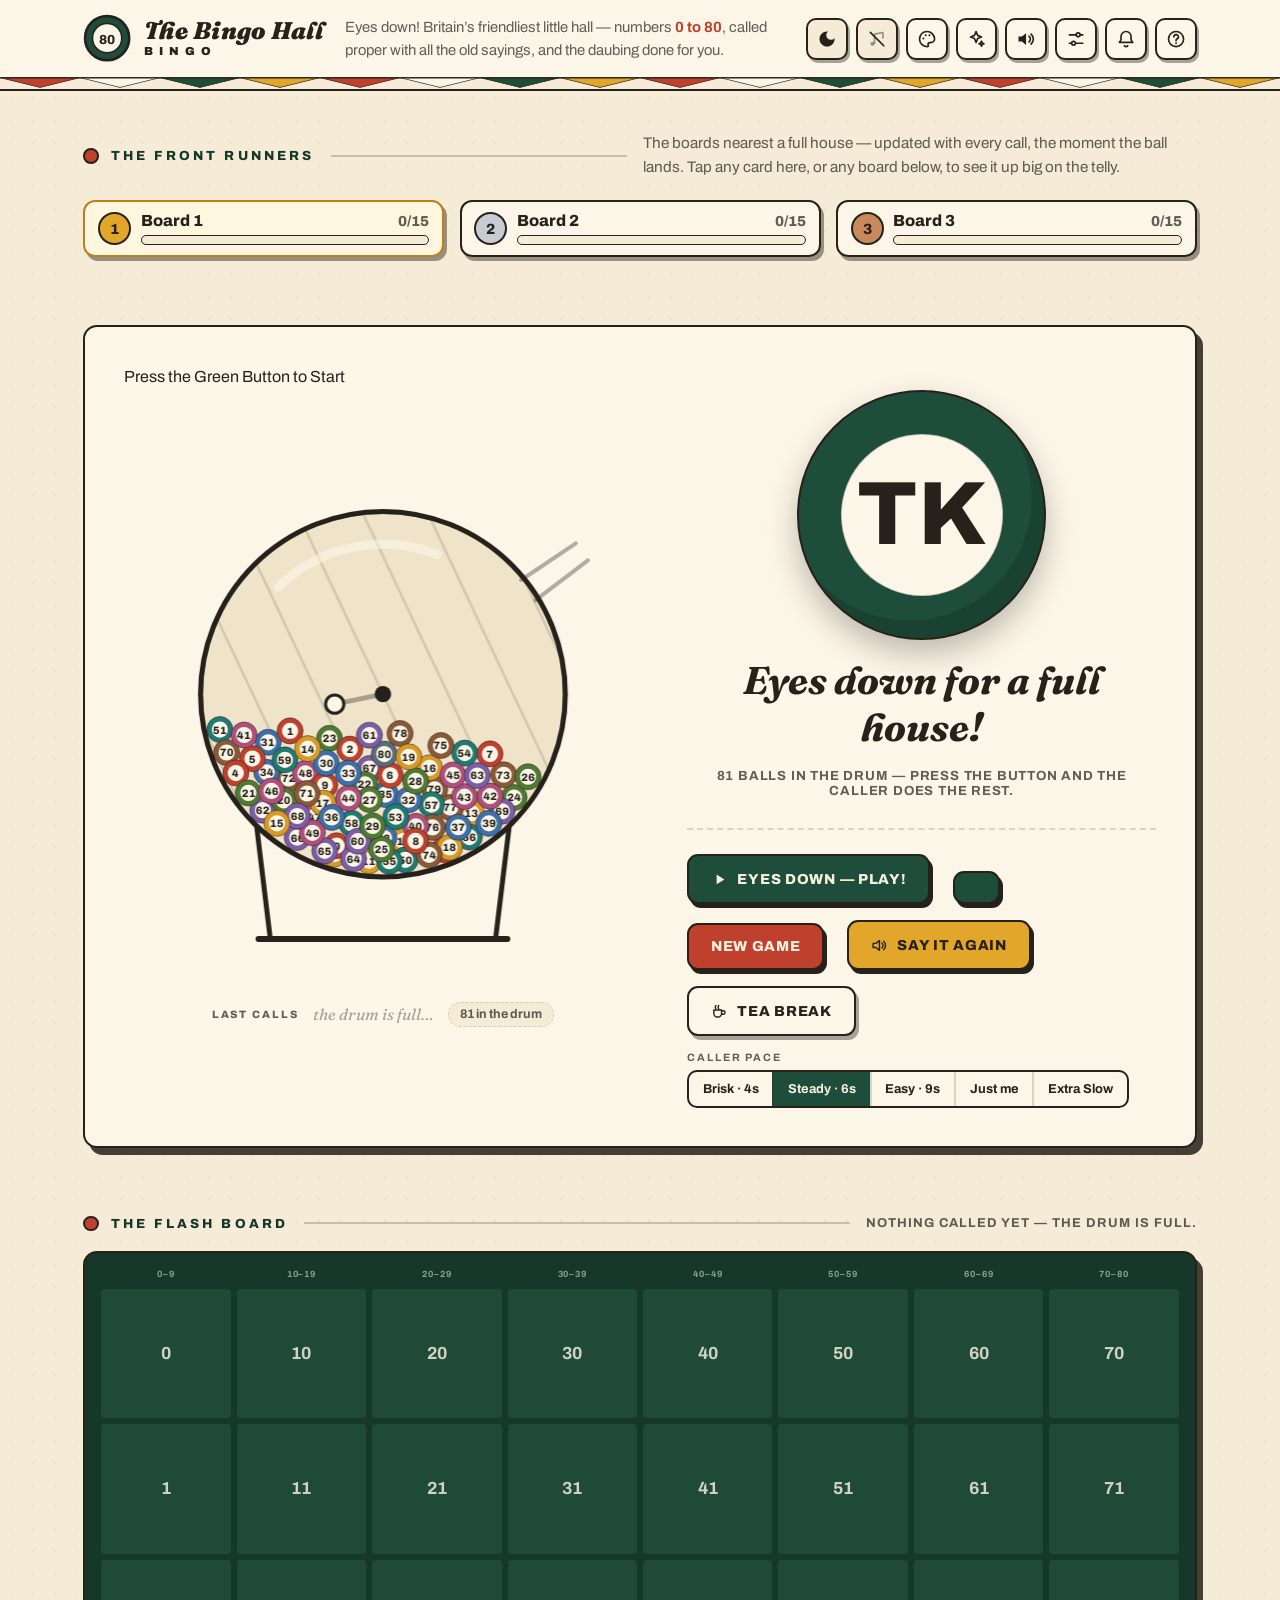
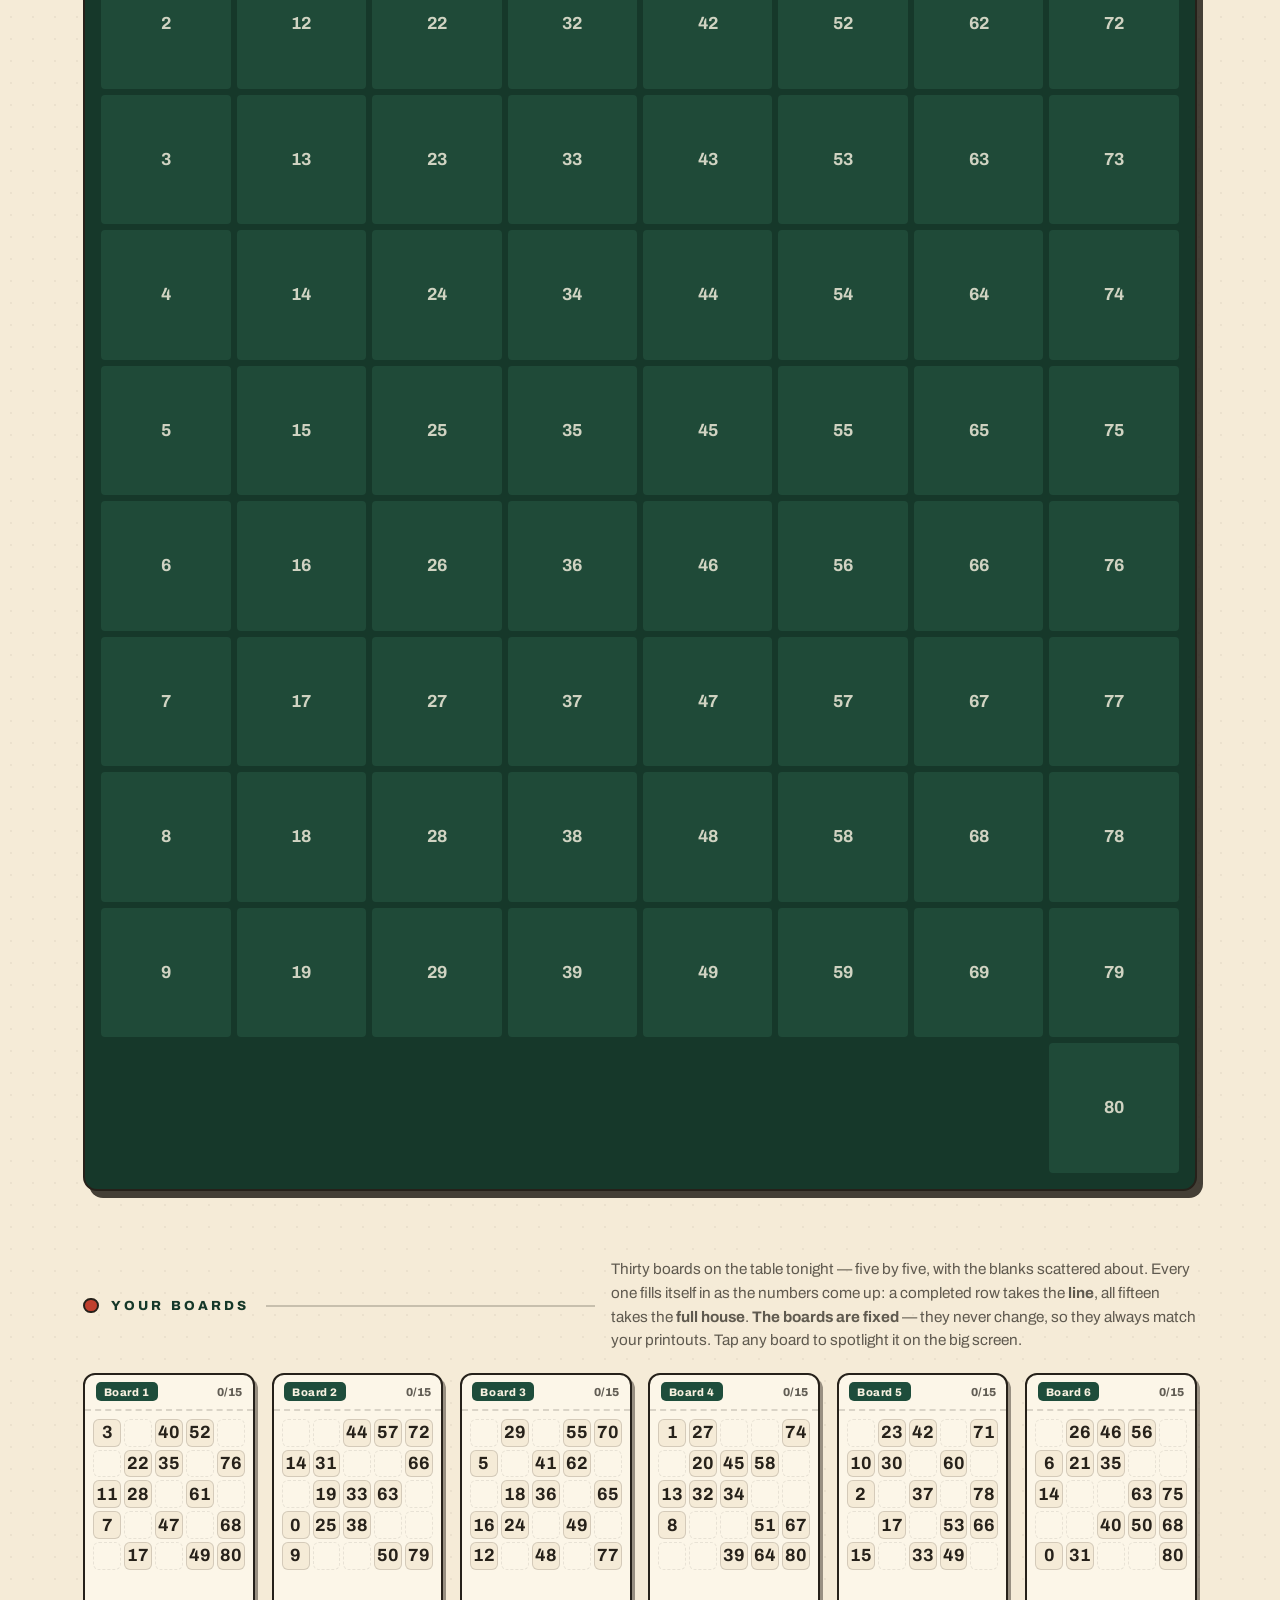
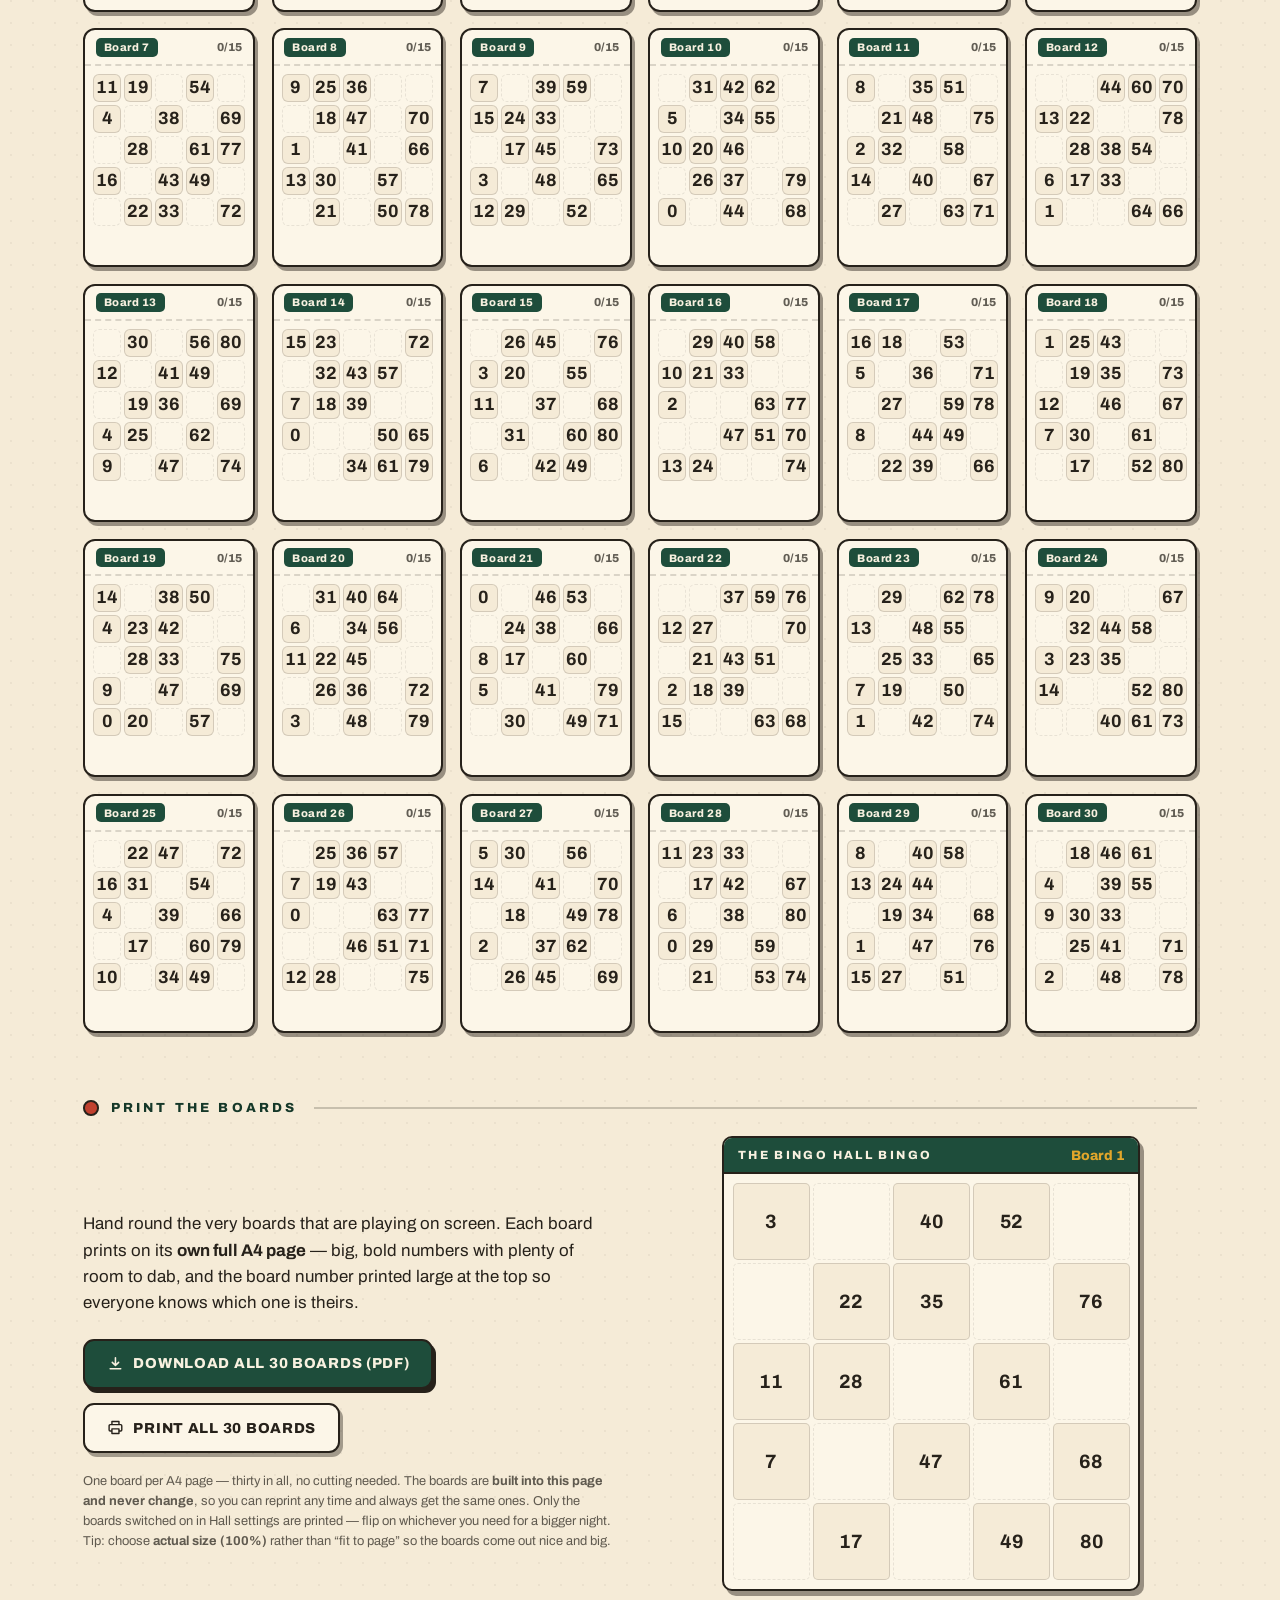
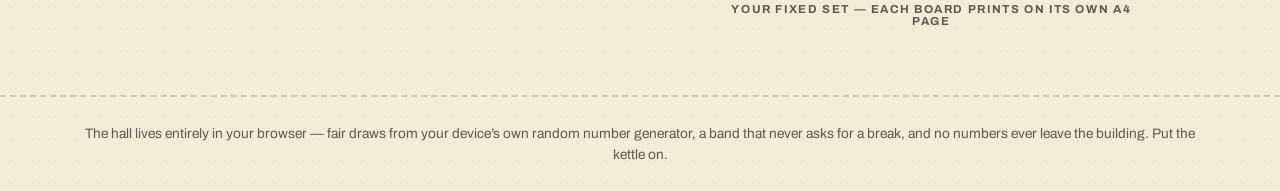
<file: index.html>
<!DOCTYPE html>
<html lang="en">
<head>
    <meta charset="UTF-8">
    <meta name="viewport" content="width=device-width, initial-scale=1.0">
    <link rel="stylesheet" href="style.css">
    <meta charset="UTF-8">
    <meta name="viewport" content="width=device-width, initial-scale=1">
    <meta name="description" content="A friendly UK bingo hall in your browser. Numbers 0–80, proper bingo calls, 30 fixed boards, classical favourites, party games, seasonal fun and more.">
    <meta name="theme-color" content="#F5EBD7">
    <title>Bingo — Eyes Down!</title>
    <link rel="icon" type="image/svg+xml" href="data:image/svg+xml,%3Csvg xmlns='http://www.w3.org/2000/svg' viewBox='0 0 48 48'%3E%3Ccircle cx='24' cy='24' r='22' fill='%231E4D3B' stroke='%2326211A' stroke-width='2.5'/%3E%3Ccircle cx='24' cy='24' r='14.5' fill='%23FCF6E8' stroke='%2326211A' stroke-width='1.5'/%3E%3Ctext x='24' y='30' text-anchor='middle' font-family='sans-serif' font-weight='800' font-size='16' fill='%2326211A'%3E80%3C/text%3E%3C/svg%3E">
    <link rel="preconnect" href="https://fonts.googleapis.com">
    <link rel="preconnect" href="https://fonts.gstatic.com" crossorigin="">
    <link href="https://fonts.googleapis.com/css2?family=Archivo:wght@400;600;700;800;900&amp;family=Fraunces:ital,opsz,wght@0,9..144,600..900;1,9..144,600..900&amp;display=swap" rel="stylesheet">
</head>
<body>
    <a class="skip-link" href="#stage">Skip to the game</a>
    <header class="topbar">
    <div class="wrap topbar-in">
    <div class="brand">
    <svg class="brand-badge" viewBox="0 0 48 48" role="img" aria-label="Bingo badge — the 80 ball">
    <circle cx="24" cy="24" r="22" fill="#1E4D3B" stroke="#26211A" stroke-width="2.5"></circle>
    <circle cx="24" cy="24" r="14.5" fill="#FCF6E8" stroke="#26211A" stroke-width="1.5"></circle>
    <text x="24" y="29.5" text-anchor="middle" font-family="Archivo, sans-serif" font-size="13" font-weight="800" fill="#26211A">80</text>
    </svg>
    <div class="brand-text">
    <span class="brand-top" id="brandName">The Bingo Hall</span>
    <span class="brand-bottom">Bingo</span>
    </div>
    </div>
    <p class="brand-tag" id="brandTag">Eyes down! Britain’s friendliest little hall — numbers <strong>0 to 80</strong>, called proper with all the old sayings, and the daubing done for you.</p>
    <div class="topbar-actions">
    <button id="musicBtn" class="icon-btn" aria-pressed="false" title="Background music" aria-label="Toggle background music">
    <svg class="ic-on" viewBox="0 0 24 24" aria-hidden="true"><path d="M9 17.5V6.2l10-2v11.3" fill="none" stroke="currentColor" stroke-width="2" stroke-linejoin="round"></path><circle cx="6.6" cy="17.6" r="2.5" fill="currentColor"></circle><circle cx="16.6" cy="15.6" r="2.5" fill="currentColor"></circle></svg>
    <svg class="ic-off" viewBox="0 0 24 24" aria-hidden="true"><path d="M9 17.5V6.2l10-2v7" fill="none" stroke="currentColor" stroke-width="2" stroke-linejoin="round" opacity=".45"></path><circle cx="6.6" cy="17.6" r="2.5" fill="currentColor" opacity=".45"></circle><path d="M4 4l16 16" stroke="currentColor" stroke-width="2" stroke-linecap="round"></path></svg>
    </button>
    <button id="themeBtn" class="icon-btn" title="Hall settings" aria-label="Hall settings" aria-haspopup="dialog" aria-expanded="false">
    <svg viewBox="0 0 24 24" aria-hidden="true" fill="none" stroke="currentColor" stroke-width="2" stroke-linecap="round" stroke-linejoin="round">
    <path d="M12 3a9 9 0 1 0 0 18c1.5 0 2-1 1.4-2.2-.6-1.2.2-2.6 1.6-2.6h1.5A4.5 4.5 0 0 0 21 11.7C20.6 6.9 16.8 3 12 3z"></path>
    <circle cx="7.6" cy="11.2" r="1.2" fill="currentColor" stroke="none"></circle><circle cx="10.4" cy="7.6" r="1.2" fill="currentColor" stroke="none"></circle><circle cx="14.8" cy="7.4" r="1.2" fill="currentColor" stroke="none"></circle>
    </svg>
    </button>
    <button id="actBtn" class="icon-btn" title="Activities" aria-label="Activities" aria-haspopup="dialog" aria-expanded="false">
    <svg viewBox="0 0 24 24" aria-hidden="true" fill="none" stroke="currentColor" stroke-width="2" stroke-linecap="round" stroke-linejoin="round">
    <path d="M12 3l1.9 4.6L18.5 9.5l-4.6 1.9L12 16l-1.9-4.6L5.5 9.5l4.6-1.9z"></path>
    <path d="M18.5 14.5l.9 2.1 2.1.9-2.1.9-.9 2.1-.9-2.1-2.1-.9 2.1-.9z"></path>
    </svg>
    </button>
    <button id="voiceBtn" class="icon-btn" aria-pressed="true" title="Caller voice on/off" aria-label="Toggle caller voice">
    <svg class="ic-on" viewBox="0 0 24 24" aria-hidden="true"><path d="M3 9v6h4l5 4V5L7 9H3z" fill="currentColor"></path><path d="M15.5 8.5a4.5 4.5 0 0 1 0 7M18 6a8 8 0 0 1 0 12" fill="none" stroke="currentColor" stroke-width="2" stroke-linecap="round"></path></svg>
    <svg class="ic-off" viewBox="0 0 24 24" aria-hidden="true"><path d="M3 9v6h4l5 4V5L7 9H3z" fill="currentColor" opacity=".45"></path><path d="M15 9l6 6M21 9l-6 6" stroke="currentColor" stroke-width="2" stroke-linecap="round"></path></svg>
    </button>
    <button id="voiceSettingsBtn" class="icon-btn" title="Caller voice settings" aria-label="Caller voice settings" aria-haspopup="dialog" aria-expanded="false">
    <svg viewBox="0 0 24 24" aria-hidden="true" fill="none" stroke="currentColor" stroke-width="2" stroke-linecap="round">
    <path d="M4 7h8M17.5 7H20M4 17h2.5M12 17h8"></path><circle cx="14.5" cy="7" r="2.3"></circle><circle cx="9" cy="17" r="2.3"></circle>
    </svg>
    </button>
    <button id="sfxBtn" class="icon-btn" aria-pressed="true" title="Sound effects" aria-label="Toggle sound effects">
    <svg class="ic-on" viewBox="0 0 24 24" aria-hidden="true" fill="none" stroke="currentColor" stroke-width="2" stroke-linejoin="round"><path d="M12 3a6 6 0 0 0-6 6v4l-2 3h16l-2-3V9a6 6 0 0 0-6-6z"></path><path d="M10 19a2 2 0 0 0 4 0"></path></svg>
    <svg class="ic-off" viewBox="0 0 24 24" aria-hidden="true" fill="none" stroke="currentColor" stroke-width="2" stroke-linejoin="round"><path d="M12 3a6 6 0 0 0-6 6v4l-2 3h16l-2-3V9a6 6 0 0 0-6-6z" opacity=".45"></path><path d="M10 19a2 2 0 0 0 4 0"></path><path d="M4 4l16 16" stroke-linecap="round"></path></svg>
    </button>
    <button id="helpBtn" class="icon-btn" title="How it works" aria-label="How it works">
    <svg viewBox="0 0 24 24" aria-hidden="true" fill="none" stroke="currentColor" stroke-width="2" stroke-linecap="round"><circle cx="12" cy="12" r="9"></circle><path d="M9.4 9.3a2.7 2.7 0 1 1 3.8 2.5c-.9.4-1.2 1-1.2 1.8v.3"></path><circle cx="12" cy="17" r="1.1" fill="currentColor" stroke="none"></circle></svg>
    </button>
    </div>
    </div>
    </header>
    <svg id="buntClassic" class="bunting" viewBox="0 0 448 15" preserveAspectRatio="none" aria-hidden="true">
    <defs><pattern id="bunt" width="112" height="15" patternUnits="userSpaceOnUse">
    <path d="M0 .8H28L14 13Z" fill="#C0402E" stroke="#26211A" stroke-width=".8"></path><path d="M28 .8H56L42 13Z" fill="#FCF6E8" stroke="#26211A" stroke-width=".8"></path><path d="M56 .8H84L70 13Z" fill="#1E4D3B" stroke="#26211A" stroke-width=".8"></path><path d="M84 .8H112L98 13Z" fill="#E2A62B" stroke="#26211A" stroke-width=".8"></path>
    </pattern></defs>
    <rect width="448" height="15" fill="url(#bunt)"></rect><line x1="0" y1="1" x2="448" y2="1" stroke="#26211A" stroke-width="1.6"></line>
    </svg>
    <svg id="buntXmas" class="bunting" viewBox="0 0 448 15" preserveAspectRatio="none" aria-hidden="true">
    <defs><pattern id="buntx" width="112" height="15" patternUnits="userSpaceOnUse">
    <path d="M0 .8H28L14 13Z" fill="#C0402E" stroke="#26211A" stroke-width=".8"></path><path d="M28 .8H56L42 13Z" fill="#FFFFFF" stroke="#26211A" stroke-width=".8"></path><path d="M56 .8H84L70 13Z" fill="#1E6B3C" stroke="#26211A" stroke-width=".8"></path><path d="M84 .8H112L98 13Z" fill="#E2A62B" stroke="#26211A" stroke-width=".8"></path>
    </pattern></defs>
    <rect width="448" height="15" fill="url(#buntx)"></rect><line x1="0" y1="1" x2="448" y2="1" stroke="#26211A" stroke-width="1.6"></line>
    </svg>
    <svg id="buntHalloween" class="bunting" viewBox="0 0 448 15" preserveAspectRatio="none" aria-hidden="true">
    <defs><pattern id="bunth" width="112" height="15" patternUnits="userSpaceOnUse">
    <path d="M0 .8H28L14 13Z" fill="#E8801A" stroke="#26211A" stroke-width=".8"></path><path d="M28 .8H56L42 13Z" fill="#4A2A6B" stroke="#26211A" stroke-width=".8"></path><path d="M56 .8H84L70 13Z" fill="#26211A" stroke="#E8801A" stroke-width=".8"></path><path d="M84 .8H112L98 13Z" fill="#3E7A34" stroke="#26211A" stroke-width=".8"></path>
    </pattern></defs>
    <rect width="448" height="15" fill="url(#bunth)"></rect><line x1="0" y1="1" x2="448" y2="1" stroke="#26211A" stroke-width="1.6"></line>
    </svg>
    <svg id="buntValentines" class="bunting" viewBox="0 0 448 15" preserveAspectRatio="none" aria-hidden="true">
    <defs><pattern id="buntv" width="112" height="15" patternUnits="userSpaceOnUse">
    <path d="M0 .8H28L14 13Z" fill="#E0526E" stroke="#26211A" stroke-width=".8"></path><path d="M28 .8H56L42 13Z" fill="#FDF4F7" stroke="#26211A" stroke-width=".8"></path><path d="M56 .8H84L70 13Z" fill="#C25E7C" stroke="#26211A" stroke-width=".8"></path><path d="M84 .8H112L98 13Z" fill="#E89A3C" stroke="#26211A" stroke-width=".8"></path>
    </pattern></defs>
    <rect width="448" height="15" fill="url(#buntv)"></rect><line x1="0" y1="1" x2="448" y2="1" stroke="#26211A" stroke-width="1.6"></line>
    </svg>
    <svg id="buntEaster" class="bunting" viewBox="0 0 448 15" preserveAspectRatio="none" aria-hidden="true">
    <defs><pattern id="bunte" width="112" height="15" patternUnits="userSpaceOnUse">
    <path d="M0 .8H28L14 13Z" fill="#E8B33C" stroke="#26211A" stroke-width=".8"></path><path d="M28 .8H56L42 13Z" fill="#FDFBF0" stroke="#26211A" stroke-width=".8"></path><path d="M56 .8H84L70 13Z" fill="#9B8BC4" stroke="#26211A" stroke-width=".8"></path><path d="M84 .8H112L98 13Z" fill="#7A9E3B" stroke="#26211A" stroke-width=".8"></path>
    </pattern></defs>
    <rect width="448" height="15" fill="url(#bunte)"></rect><line x1="0" y1="1" x2="448" y2="1" stroke="#26211A" stroke-width="1.6"></line>
    </svg>
    <svg id="buntSummer" class="bunting" viewBox="0 0 448 15" preserveAspectRatio="none" aria-hidden="true">
    <defs><pattern id="bunts" width="112" height="15" patternUnits="userSpaceOnUse">
    <path d="M0 .8H28L14 13Z" fill="#E4572E" stroke="#26211A" stroke-width=".8"></path><path d="M28 .8H56L42 13Z" fill="#FDFEFF" stroke="#26211A" stroke-width=".8"></path><path d="M56 .8H84L70 13Z" fill="#2E6E8E" stroke="#26211A" stroke-width=".8"></path><path d="M84 .8H112L98 13Z" fill="#F2B33D" stroke="#26211A" stroke-width=".8"></path>
    </pattern></defs>
    <rect width="448" height="15" fill="url(#bunts)"></rect><line x1="0" y1="1" x2="448" y2="1" stroke="#26211A" stroke-width="1.6"></line>
    </svg>
    <main>
    <section class="wrap" id="frontRunners" aria-label="The front runners — the leading boards">
    <div class="section-head">
    <h2 class="section-label">The front runners</h2>
    <span class="head-rule" aria-hidden="true"></span>
    <p class="section-note">The boards nearest a full house — updated with every call, the moment the ball lands. Tap any card here, or any board below, to see it up big on the telly.</p>
    </div>
    <div class="podium" id="podium" role="list"></div>
    </section>
    <section id="stage" class="wrap" aria-label="The caller — drum and current number">
    <div class="stage">
    <div class="stage-inner">
    <div class="roller-col">
    <div class="roller-wrap"><canvas id="roller" role="img" aria-label="Bingo drum with 81 balls"></canvas></div>
    <div class="rail-row">
    <span class="rail-label">Last calls</span>
    <div class="rail" id="rail"><span class="rail-empty">the drum is full…</span></div>
    <span class="drum-count" id="drumCount">81 in the drum</span>
    </div>
    </div>
    <div class="reveal-col">
    <div class="reveal" aria-live="polite">
    <div class="ball big-ball" id="bigBall"><span class="ball-in" id="bigNum">TK</span></div>
    <p class="call-text" id="callText">Eyes down for a full house!</p>
    <p class="call-meta" id="callMeta">81 balls in the drum — press the button and the caller does the rest.</p>
    </div>
    <div class="controls">
    <button class="btn btn-primary" id="startBtn"></button>
    <button class="btn btn-primary" id="nextBtn" hidden=""></button>
    <button class="btn btn-accent" id="newBtn" hidden="">New game</button>
    <button class="btn btn-repeat" id="repeatBtn" hidden="">
    <svg viewBox="0 0 24 24" aria-hidden="true" fill="none" stroke="currentColor" stroke-width="2" stroke-linecap="round" stroke-linejoin="round"><path d="M3 9v6h4l5 4V5L7 9H3z"></path><path d="M15.5 8.5a4.5 4.5 0 0 1 0 7M18 6a8 8 0 0 1 0 12"></path></svg>
    Say it again
    </button>
    <button class="btn btn-ghost" id="teaBtn">
    <svg viewBox="0 0 24 24" aria-hidden="true" fill="none" stroke="currentColor" stroke-width="2" stroke-linecap="round" stroke-linejoin="round"><path d="M4 10h11v5a5 5 0 0 1-5 5H9a5 5 0 0 1-5-5z"></path><path d="M15 11h2.5a2.5 2.5 0 0 1 0 5H15"></path><path d="M7 3.5c0 1-1 1.5-1 2.5s1 1.5 1 2.5M11 3.5c0 1-1 1.5-1 2.5s1 1.5 1 2.5"></path></svg>
    Tea break
    </button>
    <div class="control-group">
    <span class="cg-label" id="paceLabel">Caller pace</span>
    <div class="seg" id="paceSeg" role="radiogroup" aria-labelledby="paceLabel">
    <button class="seg-b" role="radio" aria-checked="false" data-mode="auto" data-pace="4">Brisk · 4s</button>
    <button class="seg-b" role="radio" aria-checked="true" data-mode="auto" data-pace="6">Steady · 6s</button>
    <button class="seg-b" role="radio" aria-checked="false" data-mode="auto" data-pace="9">Easy · 9s</button>
    <button class="seg-b" role="radio" aria-checked="false" data-mode="manual">Just me</button>
    </div>
    </div>
    </div>
    </div>
    </div>
    </div>
    </section>
    <section class="wrap" aria-label="Flash board of called numbers">
    <div class="section-head">
    <h2 class="section-label">The flash board</h2>
    <span class="head-rule" aria-hidden="true"></span>
    <p class="board-status" id="boardStatus">Nothing called yet — the drum is full.</p>
    </div>
    <div class="board" id="board"></div>
    </section>
    <section class="wrap" id="boardsSection" aria-label="Your boards">
    <div class="section-head">
    <h2 class="section-label">Your boards</h2>
    <span class="head-rule" aria-hidden="true"></span>
    <p class="section-note" id="boardsNote">Boards on the table tonight — five by five, with the blanks scattered about. Tap any board to spotlight it on the big screen.</p>
    </div>
    <div class="boards-grid" id="boards" role="list"></div>
    </section>
    <section class="wrap" id="press" aria-label="Print the boards">
    <div class="section-head">
    <h2 class="section-label">Print the boards</h2>
    <span class="head-rule" aria-hidden="true"></span>
    </div>
    <div class="press-inner">
    <div class="press-copy">
    <p class="lede">Hand round the very boards that are playing on screen. Each board prints on its <strong>own full A4 page</strong> — big, bold numbers with plenty of room to dab, and the board number printed large at the top so everyone knows which one is theirs.</p>
    <div class="press-actions">
    <button class="btn btn-primary" id="pdfBtn">
    <svg viewBox="0 0 24 24" aria-hidden="true" fill="none" stroke="currentColor" stroke-width="2.2" stroke-linecap="round" stroke-linejoin="round"><path d="M12 4v11m0 0l-4.5-4.5M12 15l4.5-4.5M4.5 19.5h15"></path></svg>
    <span id="pdfBtnLabel">Download all 30 boards (PDF)</span>
    </button>
    <button class="btn btn-ghost" id="printBtn">
    <svg viewBox="0 0 24 24" aria-hidden="true" fill="none" stroke="currentColor" stroke-width="2" stroke-linejoin="round"><path d="M7 8V3.5h10V8M7 17H4.5A1.5 1.5 0 0 1 3 15.5v-6A1.5 1.5 0 0 1 4.5 8h15A1.5 1.5 0 0 1 21 9.5v6a1.5 1.5 0 0 1-1.5 1.5H17"></path><rect x="7" y="14" width="10" height="6.5"></rect></svg>
    <span id="printBtnLabel">Print all 30 boards</span>
    </button>
    </div>
    <p class="fineprint" id="pressFine">One board per A4 page. The boards are <strong>built into this page and never change</strong>, so you can reprint any time and always get the same ones. Tip: choose <strong>actual size (100%)</strong> rather than “fit to page” so the boards come out nice and big.</p>
    </div>
    <div class="press-preview">
    <div id="pressPreview" style="width:100%"></div>
    <p class="cap" id="previewCap"></p>
    </div>
    </div>
    </section>
    </main>
    <footer>
    <div class="wrap">
    <p>The hall lives entirely in your browser — fair draws from your device’s own random number generator, a band that never asks for a break, and no numbers ever leave the building. Put the kettle on.</p>
    </div>
    </footer>
    <div class="toast-wrap" id="toastWrap" role="status" aria-live="polite"></div>
    <div class="eyesdown" id="eyesdown" hidden="">
    <div class="eyesdown-in"><b>Eyes down!</b><i id="eyesdownSub">for a full house</i></div>
    </div>
    <div class="tieflash" id="tieFlash" hidden="">
    <div class="tieflash-in"><b id="tieFlashTitle">Double line!</b><i id="tieFlashSub"></i></div>
    </div>
    <div class="overlay photo-overlay" id="photoOverlay" hidden="">
    <div class="photo-frame" role="dialog" aria-modal="true" aria-label="Winner photo moment">
    <span class="win-ribbon">FULL HOUSE</span>
    <p class="photo-hall" id="photoHall"></p>
    <p class="photo-board" id="photoBoard"></p>
    <p class="photo-date" id="photoDate"></p>
    <p class="photo-cheese">Say cheese — tap anywhere to close</p>
    </div>
    </div>
    <div class="attract" id="attractScreen" hidden="">
    <div class="attract-in">
    <p class="attract-kicker" id="attractKicker">Tonight at the hall</p>
    <b class="attract-title" id="attractName">Bingo!</b>
    <p class="attract-time" id="attractTime">--:--</p>
    <p class="attract-date" id="attractDate"></p>
    <p class="attract-hint" id="attractHint">Tap anywhere to take your seat</p>
    </div>
    </div>
    <div class="overlay" id="winOverlay" hidden="">
    <div class="win-card" role="dialog" aria-modal="true" aria-labelledby="winTitle">
    <span class="win-ribbon">FULL HOUSE</span>
    <p class="win-kicker" id="winTitle">Stop the machine — the winning board is…</p>
    <p class="win-no" id="winNo">Board 7</p>
    <p class="win-prize" id="winPrize"></p>
    <p class="win-on" id="winOn"></p>
    <div class="win-actions">
    <button class="btn btn-accent" id="photoBtn">Photo moment</button>
    <button class="btn btn-primary" id="againBtn">Play again</button>
    <button class="btn btn-ghost" id="browseBtn">Back to the hall</button>
    </div>
    </div>
    </div>
    <div class="overlay" id="spotOverlay" hidden="">
    <div class="spot-card" role="dialog" aria-modal="true" aria-labelledby="spotNo">
    <button class="icon-btn spot-close" id="spotClose" aria-label="Close spotlight">
    <svg viewBox="0 0 24 24" aria-hidden="true" fill="none" stroke="currentColor" stroke-width="2.4" stroke-linecap="round"><path d="M6 6l12 12M18 6L6 18"></path></svg>
    </button>
    <div class="spot-head">
    <span class="spot-no" id="spotNo">Board 1</span>
    <span class="spot-prog" id="spotProg">0/15</span>
    <div class="bcard-badges" id="spotBadges"></div>
    </div>
    <div class="spot-grid" id="spotGrid"></div>
    <div class="spot-foot"><button class="btn btn-ghost" id="spotBack">Back to the hall</button></div>
    </div>
    </div>
    <div class="brk" id="teaOverlay" hidden="">
    <div class="brk-in">
    <p class="brk-kicker">The caller is having a sit down</p>
    <h2 class="brk-title">Tea Break</h2>
    <p class="brk-clock" id="brkClock">--:--</p>
    <p class="brk-date" id="brkDate"></p>
    <div class="brk-cd" id="brkCdWrap" hidden="">
    <p class="brk-cd-label">Eyes back down in</p>
    <p class="brk-cd-time" id="brkCd">--:--</p>
    </div>
    <div class="brk-actions">
    <span class="cg-label">Set a return countdown — optional</span>
    <div class="seg" id="brkSeg">
    <button class="seg-b" data-min="10">10 min</button>
    <button class="seg-b" data-min="15">15 min</button>
    <button class="seg-b" data-min="20">20 min</button>
    </div>
    <button class="btn btn-primary" id="brkEnd">Eyes down again</button>
    </div>
    </div>
    </div>
    <div class="overlay" id="quizOverlay" hidden="">
    <div class="quiz-card" role="dialog" aria-modal="true" aria-labelledby="quizTitle">
    <button class="icon-btn quiz-close" id="quizClose" aria-label="Leave the game">
    <svg viewBox="0 0 24 24" aria-hidden="true" fill="none" stroke="currentColor" stroke-width="2.4" stroke-linecap="round"><path d="M6 6l12 12M18 6L6 18"></path></svg>
    </button>
    <h2 id="quizTitle">Name That Call</h2>
    <div class="qscore">
    <span class="qs qs--red">The Reds <b id="qRed">0</b></span>
    <span class="qtarget">first to 10</span>
    <span class="qs qs--blue"><b id="qBlue">0</b> The Blues</span>
    </div>
    <div class="qstage" id="quizStage"></div>
    </div>
    </div>
    <div class="overlay" id="jukeOverlay" hidden="">
    <div class="juke-card" role="dialog" aria-modal="true" aria-labelledby="jukeTitle">
    <button class="icon-btn juke-close" id="jukeClose" aria-label="Close the jukebox">
    <svg viewBox="0 0 24 24" aria-hidden="true" fill="none" stroke="currentColor" stroke-width="2.4" stroke-linecap="round"><path d="M6 6l12 12M18 6L6 18"></path></svg>
    </button>
    <div class="juke-body">
    <div class="vinyl paused" id="jukeVinyl" aria-hidden="true"></div>
    <div>
    <h2 id="jukeTitle">The Jukebox</h2>
    <p class="juke-now" id="jukeNow">The band is resting.</p>
    <div class="juke-list" id="jukeList"></div>
    <p class="juke-sec">By request</p>
    <div class="juke-list" id="jukeReq"></div>
    <div class="juke-actions">
    <button class="btn btn-primary" id="jukeDip">Lucky dip</button>
    <button class="btn btn-ghost" id="jukeStop">Rest the band</button>
    </div>
    <div class="vrow" style="margin-top:.9rem"><label class="vlabel" for="jukeVol" style="margin:0">Band volume</label></div>
    <input class="vrange" id="jukeVol" type="range" min="0" max="1" step="0.05" aria-label="Band volume">
    </div>
    </div>
    </div>
    </div>
    <div class="vpanel" id="bdayPanel" hidden="">
    <div class="vcard" role="dialog" aria-labelledby="bdayTitle">
    <button class="icon-btn vclose" id="bdayClose" aria-label="Close">
    <svg viewBox="0 0 24 24" aria-hidden="true" fill="none" stroke="currentColor" stroke-width="2.4" stroke-linecap="round"><path d="M6 6l12 12M18 6L6 18"></path></svg>
    </button>
    <h2 id="bdayTitle">Birthday fanfare</h2>
    <div class="vfield">
    <label class="vlabel" for="bdayName">Who’s the lucky one?</label>
    <input class="res-input" id="bdayName" maxlength="40" placeholder="e.g. Margaret" style="width:100%">
    </div>
    <div class="vpanel-actions">
    <button class="btn btn-primary" id="bdayGo">
    <svg viewBox="0 0 24 24" aria-hidden="true" fill="none" stroke="currentColor" stroke-width="2" stroke-linecap="round" stroke-linejoin="round"><path d="M5 12h14v7a2 2 0 0 1-2 2H7a2 2 0 0 1-2-2z"></path><path d="M5 13.5c0 1.4 1.1 2.5 2.5 2.5S10 14.9 10 13.5c0 1.4 1.1 2.5 2.5 2.5s2.5-1.1 2.5-2.5c0 1.4 1.1 2.5 2.5 2.5"></path><path d="M12 9V7"></path><path d="M12 4.5c.8 1 .8 2 0 2.5-.8-.5-.8-1.5 0-2.5z"></path></svg>
    Let’s celebrate!
    </button>
    <button class="btn btn-ghost" id="bdayDone">Cancel</button>
    </div>
    <p class="vhint">The band strikes up <em>Happy Birthday</em>, the confetti flies, and the caller makes the announcement — a proper little fuss at the press of a button.</p>
    </div>
    </div>
    <div class="bday" id="bdayOverlay" hidden="">
    <div class="bday-in">
    <p class="bday-kicker">A very happy birthday to</p>
    <p class="bday-name" id="bdayNameOut"></p>
    <p class="bday-sub">Many happy returns, from everyone at the hall</p>
    </div>
    </div>
    <div class="vpanel" id="winnersPanel" hidden="">
    <div class="vcard" role="dialog" aria-labelledby="wTitle">
    <button class="icon-btn vclose" id="wClose" aria-label="Close">
    <svg viewBox="0 0 24 24" aria-hidden="true" fill="none" stroke="currentColor" stroke-width="2.4" stroke-linecap="round"><path d="M6 6l12 12M18 6L6 18"></path></svg>
    </button>
    <h2 id="wTitle">Tonight’s winners</h2>
    <p class="vmuted" id="wEmpty">Nothing called yet — the results of tonight’s game will appear here as it plays.</p>
    <div id="wForm" hidden="">
    <div class="res-row">
    <span class="res-what">One line</span>
    <span class="res-line"><span class="res-board" id="wLineBoard">Board —</span><input class="res-input" id="wLineName" maxlength="40" placeholder="Winner's name"></span>
    </div>
    <div class="res-row">
    <span class="res-what">Full house</span>
    <span class="res-line"><span class="res-board" id="wHouseBoard">Board —</span><input class="res-input" id="wHouseName" maxlength="40" placeholder="Winner's name"></span>
    </div>
    <p class="res-calls" id="wCalls">Game in progress…</p>
    <div class="vpanel-actions">
    <button class="btn btn-primary" id="wPrint">
    <svg viewBox="0 0 24 24" aria-hidden="true" fill="none" stroke="currentColor" stroke-width="2" stroke-linejoin="round"><path d="M7 8V3.5h10V8M7 17H4.5A1.5 1.5 0 0 1 3 15.5v-6A1.5 1.5 0 0 1 4.5 8h15A1.5 1.5 0 0 1 21 9.5v6a1.5 1.5 0 0 1-1.5 1.5H17"></path><rect x="7" y="14" width="10" height="6.5"></rect></svg>
    Print the poster
    </button>
    <button class="btn btn-ghost" id="wEvening">Print tonight’s poster</button>
    </div>
    <p class="vhint">Pop the winners’ names in as the game goes — the poster prints on one A4 page, ready for the notice board.</p>
    </div>
    <div class="arch">
    <span class="vlabel">The archive</span>
    <div class="arch-list" id="archList"></div>
    <button class="btn btn-ghost" id="wClear" style="padding:.55rem .8rem;font-size:.75rem">Clear the archive</button>
    </div>
    <div class="vpanel-actions"><button class="btn btn-ghost" id="wDone">Done</button></div>
    </div>
    </div>
    <div class="vpanel" id="actPanel" hidden="">
    <div class="vcard" role="dialog" aria-labelledby="actTitle">
    <button class="icon-btn vclose" id="actClose" aria-label="Close activities">
    <svg viewBox="0 0 24 24" aria-hidden="true" fill="none" stroke="currentColor" stroke-width="2.4" stroke-linecap="round"><path d="M6 6l12 12M18 6L6 18"></path></svg>
    </button>
    <h2 id="actTitle">Activities</h2>
    <div class="acts">
    <button class="act" id="actTea">
    <span class="act-ic" aria-hidden="true"><svg viewBox="0 0 24 24" fill="none" stroke="currentColor" stroke-width="2" stroke-linecap="round" stroke-linejoin="round"><path d="M4 10h11v5a5 5 0 0 1-5 5H9a5 5 0 0 1-5-5z"></path><path d="M15 11h2.5a2.5 2.5 0 0 1 0 5H15"></path><path d="M7 3.5c0 1-1 1.5-1 2.5s1 1.5 1 2.5M11 3.5c0 1-1 1.5-1 2.5s1 1.5 1 2.5"></path></svg></span>
    <span><b>Tea break</b><i>Pause the game, put the kettle on</i></span>
    </button>
    <button class="act" id="actJuke">
    <span class="act-ic" aria-hidden="true"><svg viewBox="0 0 24 24" fill="none" stroke="currentColor" stroke-width="2"><circle cx="12" cy="12" r="9"></circle><circle cx="12" cy="12" r="2.5"></circle><path d="M12 5a7 7 0 0 1 7 7" stroke-linecap="round"></path></svg></span>
    <span><b>The jukebox</b><i>Just the band, front and centre</i></span>
    </button>
    <button class="act" id="actQuiz">
    <span class="act-ic" aria-hidden="true"><svg viewBox="0 0 24 24" fill="none" stroke="currentColor" stroke-width="2" stroke-linecap="round" stroke-linejoin="round"><path d="M4 6a2 2 0 0 1 2-2h12a2 2 0 0 1 2 2v8a2 2 0 0 1-2 2H9l-5 4z"></path><path d="M9.5 9.3a2.6 2.6 0 1 1 3.7 2.4c-.9.4-1.2 1-1.2 1.8"></path><circle cx="12" cy="15.3" r=".9" fill="currentColor" stroke="none"></circle></svg></span>
    <span><b>Name That Call</b><i>The reminiscence party game</i></span>
    </button>
    <button class="act" id="actBday">
    <span class="act-ic" aria-hidden="true"><svg viewBox="0 0 24 24" fill="none" stroke="currentColor" stroke-width="2" stroke-linecap="round" stroke-linejoin="round"><path d="M5 12h14v7a2 2 0 0 1-2 2H7a2 2 0 0 1-2-2z"></path><path d="M5 13.5c0 1.4 1.1 2.5 2.5 2.5S10 14.9 10 13.5c0 1.4 1.1 2.5 2.5 2.5s2.5-1.1 2.5-2.5c0 1.4 1.1 2.5 2.5 2.5"></path><path d="M12 9V7"></path><path d="M12 4.5c.8 1 .8 2 0 2.5-.8-.5-.8-1.5 0-2.5z"></path></svg></span>
    <span><b>Birthday fanfare</b><i>Make someone’s day</i></span>
    </button>
    <button class="act" id="actWinners">
    <span class="act-ic" aria-hidden="true"><svg viewBox="0 0 24 24" fill="none" stroke="currentColor" stroke-width="2" stroke-linecap="round" stroke-linejoin="round"><path d="M8 4h8v5a4 4 0 0 1-8 0z"></path><path d="M8 5H5a3 3 0 0 0 3 4M16 5h3a3 3 0 0 1-3 4"></path><path d="M12 13v3M9 20h6M10 16h4l1 4H9z"></path></svg></span>
    <span><b>Tonight’s winners</b><i>Names in, poster out</i></span>
    </button>
    </div>
    <div class="vpanel-actions"><button class="btn btn-ghost" id="actDone">Done</button></div>
    </div>
    </div>
    <div class="vpanel" id="themePanel" hidden="">
    <div class="vcard" role="dialog" aria-labelledby="themeTitle">
    <button class="icon-btn vclose" id="themeClose" aria-label="Close settings">
    <svg viewBox="0 0 24 24" aria-hidden="true" fill="none" stroke="currentColor" stroke-width="2.4" stroke-linecap="round"><path d="M6 6l12 12M18 6L6 18"></path></svg>
    </button>
    <h2 id="themeTitle">Hall settings</h2>
    <div class="vfield">
    <label class="vlabel" for="hallNameInput">The hall’s name</label>
    <input class="res-input" id="hallNameInput" maxlength="30" placeholder="e.g. Rosewood Lodge" style="width:100%">
    <p class="vhint">Whatever you type shows on the telly, the printouts and the winners poster — and the caller will announce it too. Leave it blank and the hall is simply called “The Bingo Hall”.</p>
    </div>
    <div class="vfield">
    <span class="vlabel">Bingo starts at — optional</span>
    <input class="res-input" type="time" id="startTimeInput" style="width:100%">
    <p class="vhint">If you set a time, the idle screen tells everyone when eyes go down — “Bingo tonight at 6:30 pm”.</p>
    </div>
    <div class="vfield">
    <span class="vlabel">Hall mode</span>
    <div class="modes" id="modeCards">
    <button class="mode-card" data-mode="vintage" aria-pressed="true">
    <span class="mode-chip" aria-hidden="true"><i style="background:#F5EBD7"></i><i style="background:#1E4D3B"></i><i style="background:#C0402E"></i></span>
    <span class="mode-txt"><b>Vintage</b><i>Seaside hall &amp; brass band</i></span>
    </button>
    <button class="mode-card" data-mode="modern" aria-pressed="false">
    <span class="mode-chip" aria-hidden="true"><i style="background:#F4F6F8"></i><i style="background:#0E8A72"></i><i style="background:#E4572E"></i></span>
    <span class="mode-txt"><b>Modern</b><i>Clean, calm &amp; contemporary</i></span>
    </button>
    <button class="mode-card" data-mode="future" aria-pressed="false">
    <span class="mode-chip" aria-hidden="true"><i style="background:#070B18"></i><i style="background:#19D3C5"></i><i style="background:#FF3D8A"></i></span>
    <span class="mode-txt"><b>Futuristic</b><i>Neon glow &amp; synthwave</i></span>
    </button>
    </div>
    <button class="mode-toggle" id="contrastToggle" aria-pressed="false">
    <span class="tg" aria-hidden="true"></span>
    <span>High contrast — for easier reading</span>
    </button>
    <p class="vhint">Each mode changes the whole look of the hall, and — unless you’ve pinned a band below — swaps the band to match. High contrast always wins for readability.</p>
    </div>
    <div class="vfield">
    <span class="vlabel" id="bandLabel">The band</span>
    <div class="seg" id="bandSeg" role="radiogroup" aria-labelledby="bandLabel">
    <button class="seg-b" role="radio" aria-checked="true" data-band="auto">Follow hall</button>
    <button class="seg-b" role="radio" aria-checked="false" data-band="vintage">Brass</button>
    <button class="seg-b" role="radio" aria-checked="false" data-band="modern">Lounge</button>
    <button class="seg-b" role="radio" aria-checked="false" data-band="future">Synth</button>
    <button class="seg-b" role="radio" aria-checked="false" data-band="classical">Classical</button>
    <button class="seg-b" role="radio" aria-checked="false" data-band="mix">Mix it up</button>
    </div>
    <p class="vhint">Pin any band you fancy, whatever the hall looks like — <strong>Classical</strong> brings out the concert grand with Debussy, Beethoven, Mozart, Pachelbel, Brahms, Chopin and Bach. <strong>Mix it up</strong> shuffles the lot, so it never gets repetitive. Seasonal numbers still slip into the set list.</p>
    </div>
    <div class="vfield">
    <span class="vlabel" id="boardsLabel">Boards in play</span>
    <div class="seg" id="boardSeg" role="radiogroup" aria-labelledby="boardsLabel">
    <button class="seg-b" role="radio" aria-checked="true" data-count="30">30</button>
    <button class="seg-b" role="radio" aria-checked="false" data-count="24">24</button>
    <button class="seg-b" role="radio" aria-checked="false" data-count="18">18</button>
    <button class="seg-b" role="radio" aria-checked="false" data-count="12">12</button>
    <button class="seg-b" role="radio" aria-checked="false" data-count="6">6</button>
    </div>
    <div class="bgrid" id="boardGrid" role="group" aria-label="Toggle individual boards on or off"></div>
    <div class="vpanel-actions" style="margin-top:.8rem"><button class="btn btn-ghost" id="allOnBtn">All 30 on</button></div>
    <div class="vlabel" style="margin-top:.9rem">The residents — one name per line</div>
    <textarea class="nm-import" id="rosterImport" rows="4" placeholder="Margaret
    Arthur
    Doris
    Beryl"></textarea>
    <div class="nm-btnrow">
    <button class="btn btn-primary" id="rosterAdd" style="padding:.45rem .8rem;font-size:.78rem">Add names</button>
    <button class="btn btn-ghost" id="rosterReplace" style="padding:.45rem .8rem;font-size:.78rem">Replace list</button>
    </div>
    <div class="nm-chips" id="rosterChips"></div>
    <div class="vrow" style="margin-top:.9rem">
    <span class="vlabel" style="margin:0">Deal the boards</span>
    <span class="vout" id="rosterCount"></span>
    </div>
    <div class="nm-btnrow">
    <button class="btn btn-primary" id="dealShuffle" style="padding:.45rem .8rem;font-size:.78rem">Shuffle &amp; deal</button>
    <button class="btn btn-ghost" id="dealOrder" style="padding:.45rem .8rem;font-size:.78rem">Deal in order</button>
    <button class="btn btn-ghost" id="dealClear" style="padding:.45rem .8rem;font-size:.78rem">Clear names</button>
    </div>
    <p class="vhint">“Shuffle &amp; deal” places residents on the boards in play at random — new luck every week. “Deal in order” gives the first resident board 1, and so on. To place someone by hand, tap their name (it turns gold), then tap a board number in the grid. Dashed names are waiting for a board. The roster lives only on this device — never written into the page or sent anywhere.</p>
    <div class="nm-chips" id="nameChips"></div>
    <p class="vhint">Match the boards to the sheets you’ve handed out — only the boards in play fill themselves in and win. The quick picks set boards 1 to N; the grid switches individual boards on or off. Changing the boards starts a fresh game. Give a board a name tag and the caller will announce winners by name — “Margaret on board seven!”</p>
    </div>
    <div class="vfield">
    <span class="vlabel">Seasonal</span>
    <div class="seg" id="seasonSeg" role="radiogroup" aria-label="Seasonal">
    <button class="seg-b" role="radio" aria-checked="true" data-season="off">All year</button>
    <button class="seg-b" role="radio" aria-checked="false" data-season="valentines">Valentine’s</button>
    <button class="seg-b" role="radio" aria-checked="false" data-season="easter">Easter</button>
    <button class="seg-b" role="radio" aria-checked="false" data-season="summer">Seaside</button>
    <button class="seg-b" role="radio" aria-checked="false" data-season="halloween">Halloween</button>
    <button class="seg-b" role="radio" aria-checked="false" data-season="christmas">Christmas</button>
    </div>
    <p class="vhint">Each season dresses the <em>entire</em> hall — background, colours, lights, balls, confetti, the band and the caller. Valentine’s brings floating hearts and Greensleeves; Easter brings falling petals and music-box springtime; the Seaside brings gulls and hornpipes; Halloween, bats; Christmas, snow and carols.</p>
    </div>
    <div class="vfield">
    <span class="vlabel">Caller extras</span>
    <button class="mode-toggle" id="oneAwayToggle" aria-pressed="true" style="margin-top:0">
    <span class="tg" aria-hidden="true"></span>
    <span>One-away announcements — shout when a board is one number from the house</span>
    </button>
    </div>
    <div class="vfield">
    <span class="vlabel" id="musicLabel">Background music</span>
    <div class="seg" id="musicSeg" role="radiogroup" aria-labelledby="musicLabel">
    <button class="seg-b" role="radio" aria-checked="false" data-on="1">Band playing</button>
    <button class="seg-b" role="radio" aria-checked="true" data-on="0">Quiet hall</button>
    </div>
    <div class="vrow" style="margin-top:.8rem"><label class="vlabel" for="musicVol" style="margin:0">Band volume</label></div>
    <input class="vrange" id="musicVol" type="range" min="0" max="1" step="0.05" value="0.55" aria-label="Band volume">
    <p id="nowPlaying">The band is resting.</p>
    <p class="vhint">The band dips down whenever the caller speaks, so every number stays crystal clear. The jukebox (in Activities) lists the full set list and takes requests.</p>
    </div>
    <div class="vpanel-actions"><button class="btn btn-primary" id="themeDone">Done</button></div>
    </div>
    </div>
    <div class="vpanel" id="voicePanel" hidden="">
    <div class="vcard" role="dialog" aria-labelledby="voiceTitle">
    <button class="icon-btn vclose" id="voiceClose" aria-label="Close voice settings">
    <svg viewBox="0 0 24 24" aria-hidden="true" fill="none" stroke="currentColor" stroke-width="2.4" stroke-linecap="round"><path d="M6 6l12 12M18 6L6 18"></path></svg>
    </button>
    <h2 id="voiceTitle">The caller’s voice</h2>
    <p class="vmuted" id="voiceMutedNote" hidden="">The caller is muted at the moment — tap the speaker button in the top corner to bring him back.</p>
    <div class="vfield">
    <label class="vlabel" for="voiceSelect">Voice on this device</label>
    <select class="vselect" id="voiceSelect"></select>
    <p class="vhint" id="voiceHint"></p>
    </div>
    <div class="vfield">
    <div class="vrow"><label class="vlabel" for="rateRange" style="margin:0">Caller speed</label><output class="vout" id="rateOut" for="rateRange">Normal</output></div>
    <input class="vrange" id="rateRange" type="range" min="0.7" max="1.15" step="0.05" value="1">
    </div>
    <div class="vpanel-actions">
    <button class="btn btn-primary" id="voiceTest">
    <svg viewBox="0 0 24 24" aria-hidden="true"><path d="M3 9v6h4l5 4V5L7 9H3z" fill="currentColor"></path><path d="M15.5 8.5a4.5 4.5 0 0 1 0 7M18 6a8 8 0 0 1 0 12" fill="none" stroke="currentColor" stroke-width="2" stroke-linecap="round"></path></svg>
    Hear the caller
    </button>
    <button class="btn btn-ghost" id="voiceDone">Done</button>
    </div>
    </div>
    </div>
    <div class="modal" id="helpModal" hidden="">
    <div class="modal-card" role="dialog" aria-modal="true" aria-labelledby="helpTitle">
    <button class="icon-btn modal-close" id="helpClose" aria-label="Close help">
    <svg viewBox="0 0 24 24" aria-hidden="true" fill="none" stroke="currentColor" stroke-width="2.4" stroke-linecap="round"><path d="M6 6l12 12M18 6L6 18"></path></svg>
    </button>
    <h2 id="helpTitle">How it all works</h2>
    <ol class="how-steps">
    <li><strong>Make it yours</strong> — set the hall’s name and start time in Hall settings. The name appears on the telly, printouts and posters, and the caller announces it.</li>
    <li><strong>Pick your hall</strong> — Vintage, Modern or Futuristic — and <strong>the band</strong>: brass, lounge, synthwave, the classical concert grand, or <strong>Mix it up</strong> for everything shuffled together. The star button opens <strong>Activities</strong>: tea break, jukebox, Name That Call, birthday fanfare and tonight’s winners.</li>
    <li><strong>Set the boards in play</strong> — a quick count, or switch individual boards on and off for exactly the sheets you’ve handed out. Add <strong>name tags</strong> and the caller announces winners by name.</li>
    <li><strong>Dress the hall for the season</strong> — Valentine’s, Easter, Seaside Summer, Halloween or Christmas each re-decorate the whole place, with their own music and caller greetings.</li>
    <li><strong>Press “Eyes down”.</strong> The drum draws 0 to 80, the caller shouts every number with its proper bingo call, announces when a board is <strong>one away</strong>, and <strong>stops after a line</strong> until you press “Carry on for the house”. Didn’t catch it? The gold <strong>“Say it again”</strong> button (or the R key) repeats the last number, nice and slowly.</li>
    <li><strong>The full house ends the game</strong> — with a photo moment for the winner, names into <strong>Tonight’s winners</strong>, and posters for the notice board (one game, or the whole evening). The archive remembers every game — and if the page is closed mid-game, it picks up right where it left off.</li>
    </ol>
    <p class="how-h">The caller’s crib sheet — every call, 0 to 80</p>
    <div class="calls-grid" id="callsList"></div>
    <p class="access-note">Accessibility &amp; comfort: three hall modes plus High Contrast; board counts and individual toggles for any group size; name tags so every win is personal; “Say it again” for anyone who misses a call; session recovery so a refresh never loses the game; five bands including the classical library; six seasonal makeovers; a band that dips down while the caller speaks; and caller voice, sound effects, captions and reduced-motion all respected. The boards are fixed into the page — Board 1 is always Board 1, on any device.</p>
    </div>
    </div>
    <canvas id="confetti" aria-hidden="true"></canvas>
    <canvas id="snow" aria-hidden="true"></canvas>
    <canvas id="bats" aria-hidden="true"></canvas>
    <canvas id="hearts" aria-hidden="true"></canvas>
    <canvas id="petals" aria-hidden="true"></canvas>
    <canvas id="gulls" aria-hidden="true"></canvas>
    <div id="printArea" aria-hidden="true"></div>
    <script src="app.js"></script>
</body>
</html>
</file>
<file: style.css>
:root{
  --paper:#F5EBD7; --paper-2:#FCF6E8; --cream:#F8F1E0;
  --ink:#26211A; --ink-70:rgba(38,33,26,.72); --ink-40:rgba(38,33,26,.4); --ink-15:rgba(38,33,26,.16);
  --green:#1E4D3B; --green-deep:#153829; --green-panel:#16382A; --green-cell:#1F4A38;
  --red:#C0402E; --gold:#E2A62B; --gold-deep:#B9821A;
  --shadow:6px 7px 0 rgba(38,33,26,.85); --shadow-soft:rgba(38,33,26,.45); --radius:14px;
  --ui:'Archivo',sans-serif; --disp:'Fraunces',Georgia,serif;
  --cell:#F5EBD7; --win-bg:#FFF6DF; --veil:rgba(252,246,232,.97);
  --on-gold:#26211A; --toast-accent:#E2A62B;
  --board-dim:rgba(248,241,224,.82); --board-label:rgba(248,241,224,.55);
  --ball-face:#FCF6E8; --ball-ink:#26211A; --dot:rgba(38,33,26,.05); --glow:#1E4D3B;
}
html[data-theme="modern"]{
  --paper:#F4F6F8; --paper-2:#FFFFFF; --cream:#FFFFFF;
  --ink:#1B2430; --ink-70:rgba(27,36,48,.66); --ink-40:rgba(27,36,48,.38); --ink-15:rgba(27,36,48,.14);
  --green:#0E8A72; --green-deep:#0B6B59; --green-panel:#22303F; --green-cell:#33424F;
  --red:#E4572E; --gold:#F5A623; --gold-deep:#C77F0E;
  --shadow:0 12px 30px -12px rgba(27,36,48,.28); --shadow-soft:rgba(27,36,48,.22); --radius:18px;
  --cell:#FFFFFF; --win-bg:#FFF4E3; --veil:rgba(244,246,248,.97);
  --on-gold:#1B2430; --toast-accent:#C77F0E;
  --board-dim:rgba(255,255,255,.9); --board-label:rgba(255,255,255,.55);
  --ball-face:#FFFFFF; --ball-ink:#1B2430; --dot:transparent; --glow:#0E8A72;
}
html[data-theme="future"]{
  --paper:#070B18; --paper-2:#0D1428; --cream:#EAF6FF;
  --ink:#DFF6FF; --ink-70:rgba(223,246,255,.75); --ink-40:rgba(223,246,255,.45); --ink-15:rgba(223,246,255,.22);
  --green:#19D3C5; --green-deep:#5EEAD4; --green-panel:#060B1C; --green-cell:#101B36;
  --red:#FF3D8A; --gold:#FFE03D; --gold-deep:#FFD23D;
  --shadow:0 0 0 2px rgba(25,211,197,.28), 0 18px 44px rgba(0,0,0,.55); --shadow-soft:rgba(0,0,0,.5); --radius:14px;
  --cell:#0F1830; --win-bg:#13203E; --veil:rgba(7,11,24,.97);
  --on-gold:#0A0E1A; --toast-accent:#FF6FB5;
  --board-dim:rgba(223,246,255,.9); --board-label:rgba(223,246,255,.55);
  --ball-face:#F2FDFF; --ball-ink:#07101E; --dot:rgba(53,224,255,.05); --glow:#19D3C5;
}
html[data-theme="halloween"]{
  --paper:#151022; --paper-2:#1E1730; --cream:#F2EBFF;
  --ink:#EDE6FA; --ink-70:rgba(237,230,250,.72); --ink-40:rgba(237,230,250,.42); --ink-15:rgba(237,230,250,.2);
  --green:#8A5CD6; --green-deep:#C9B6F2; --green-panel:#0E0A1A; --green-cell:#271C42;
  --red:#E8801A; --gold:#FFC53D; --gold-deep:#FFB03A;
  --shadow:6px 7px 0 rgba(0,0,0,.7); --shadow-soft:rgba(0,0,0,.55); --radius:14px;
  --cell:#1C1533; --win-bg:#2A1F47; --veil:rgba(21,16,34,.97);
  --on-gold:#241A08; --toast-accent:#FFB03A;
  --board-dim:rgba(242,235,255,.88); --board-label:rgba(242,235,255,.5);
  --ball-face:#F2EBFF; --ball-ink:#1A1228; --dot:rgba(255,138,60,.06); --glow:#E8801A;
}
html[data-theme="christmas"]{
  --paper:#0F2B1D; --paper-2:#153826; --cream:#F6EFDC;
  --ink:#F3ECDA; --ink-70:rgba(243,236,218,.75); --ink-40:rgba(243,236,218,.42); --ink-15:rgba(243,236,218,.18);
  --green:#B7342E; --green-deep:#F0D48A; --green-panel:#0A2116; --green-cell:#143826;
  --red:#D94F3D; --gold:#F2C14E; --gold-deep:#E0A93E;
  --shadow:6px 7px 0 rgba(0,0,0,.65); --shadow-soft:rgba(0,0,0,.5); --radius:14px;
  --cell:#122E1F; --win-bg:#1B4230; --veil:rgba(15,43,29,.97);
  --on-gold:#26211A; --toast-accent:#F2C14E;
  --board-dim:rgba(246,239,220,.9); --board-label:rgba(246,239,220,.55);
  --ball-face:#F6EFDC; --ball-ink:#122B1D; --dot:rgba(242,193,78,.05); --glow:#F2C14E;
}
html[data-theme="valentines"]{
  --paper:#FBEEF2; --paper-2:#FDF6F8; --cream:#FFF9FA;
  --ink:#4A2438; --ink-70:rgba(74,36,56,.72); --ink-40:rgba(74,36,56,.42); --ink-15:rgba(74,36,56,.17);
  --green:#C25E7C; --green-deep:#8A3A54; --green-panel:#3A1B29; --green-cell:#4E2434;
  --red:#E0526E; --gold:#E89A3C; --gold-deep:#C97E27;
  --shadow:6px 7px 0 rgba(74,36,56,.75); --shadow-soft:rgba(74,36,56,.4); --radius:14px;
  --cell:#F8E7EC; --win-bg:#FBE3EA; --veil:rgba(251,238,242,.97);
  --on-gold:#4A2438; --toast-accent:#E89A3C;
  --board-dim:rgba(255,249,250,.9); --board-label:rgba(255,249,250,.55);
  --ball-face:#FDF4F7; --ball-ink:#4A2438; --dot:rgba(224,82,110,.06); --glow:#E0526E;
}
html[data-theme="easter"]{
  --paper:#F7F4E2; --paper-2:#FCFAEE; --cream:#FFFEF5;
  --ink:#3A3524; --ink-70:rgba(58,53,36,.7); --ink-40:rgba(58,53,36,.4); --ink-15:rgba(58,53,36,.16);
  --green:#7A9E3B; --green-deep:#55742A; --green-panel:#2E3A1B; --green-cell:#3D4D24;
  --red:#E58FA0; --gold:#E8B33C; --gold-deep:#C08F2A;
  --shadow:6px 7px 0 rgba(58,53,36,.75); --shadow-soft:rgba(58,53,36,.4); --radius:14px;
  --cell:#F2EDD5; --win-bg:#FAF3D8; --veil:rgba(247,244,226,.97);
  --on-gold:#3A3524; --toast-accent:#C08F2A;
  --board-dim:rgba(255,254,245,.9); --board-label:rgba(255,254,245,.55);
  --ball-face:#FDFBF0; --ball-ink:#3A3524; --dot:rgba(232,179,60,.07); --glow:#E8B33C;
}
html[data-theme="summer"]{
  --paper:#EAF3F7; --paper-2:#F6FAFC; --cream:#FDFEFF;
  --ink:#1E3A4C; --ink-70:rgba(30,58,76,.7); --ink-40:rgba(30,58,76,.4); --ink-15:rgba(30,58,76,.15);
  --green:#2E6E8E; --green-deep:#1F5270; --green-panel:#122E3D; --green-cell:#1B3E51;
  --red:#E4572E; --gold:#F2B33D; --gold-deep:#C98F2B;
  --shadow:6px 7px 0 rgba(30,58,76,.75); --shadow-soft:rgba(30,58,76,.4); --radius:14px;
  --cell:#E3EEF5; --win-bg:#F2E9D8; --veil:rgba(234,243,247,.97);
  --on-gold:#1E3A4C; --toast-accent:#C98F2B;
  --board-dim:rgba(253,254,255,.9); --board-label:rgba(253,254,255,.55);
  --ball-face:#FDFEFF; --ball-ink:#1E3A4C; --dot:rgba(46,110,142,.06); --glow:#F2B33D;
}
html[data-theme="contrast"]{
  --paper:#000000; --paper-2:#0D0D0D; --cream:#FFFFFF;
  --ink:#FFFFFF; --ink-70:rgba(255,255,255,.9); --ink-40:rgba(255,255,255,.65); --ink-15:rgba(255,255,255,.45);
  --green:#00804F; --green-deep:#8CE8B8; --green-panel:#000000; --green-cell:#1F1F1F;
  --red:#FF6A55; --gold:#FFD500; --gold-deep:#FFD500;
  --shadow:6px 7px 0 rgba(255,255,255,.9); --shadow-soft:rgba(255,255,255,.55); --radius:14px;
  --cell:#161616; --win-bg:#1C1C1C; --veil:rgba(0,0,0,.97);
  --on-gold:#000000; --toast-accent:#8A6D00;
  --board-dim:rgba(255,255,255,.92); --board-label:rgba(255,255,255,.7);
  --ball-face:#FFFFFF; --ball-ink:#000000; --dot:rgba(255,255,255,.08); --glow:#FFD500;
}
html{font-size:clamp(15px, 10.2px + .46vw, 24px)}
*{box-sizing:border-box;margin:0;padding:0}
body{font:400 1rem/1.55 var(--ui);color:var(--ink);background:var(--paper);background-image:radial-gradient(var(--dot) 1px,transparent 1.3px);background-size:22px 22px;-webkit-font-smoothing:antialiased}
html[data-theme="future"] body{background-image:linear-gradient(rgba(53,224,255,.055) 1px,transparent 1px),linear-gradient(90deg,rgba(53,224,255,.055) 1px,transparent 1px);background-size:46px 46px}
html[data-theme="halloween"] body{background-image:radial-gradient(ellipse 70% 45% at 50% -8%,rgba(255,122,47,.1),transparent 60%),radial-gradient(var(--dot) 1px,transparent 1.3px)}
html[data-theme="christmas"] body{background-image:radial-gradient(ellipse 80% 50% at 50% -8%,rgba(242,193,78,.11),transparent 60%),radial-gradient(var(--dot) 1px,transparent 1.3px)}
html[data-theme="valentines"] body{background-image:radial-gradient(ellipse 70% 45% at 50% -8%,rgba(224,82,110,.1),transparent 60%),radial-gradient(var(--dot) 1px,transparent 1.3px)}
html[data-theme="easter"] body{background-image:radial-gradient(ellipse 80% 50% at 50% -8%,rgba(232,179,60,.12),transparent 60%),radial-gradient(var(--dot) 1px,transparent 1.3px)}
html[data-theme="summer"] body{background-image:radial-gradient(ellipse 85% 55% at 50% -10%,rgba(242,179,61,.16),transparent 62%),radial-gradient(var(--dot) 1px,transparent 1.3px)}
::selection{background:var(--gold);color:var(--on-gold)}
img,svg{display:block}
button{font-family:inherit;color:inherit}
.wrap{max-width:74rem;margin-inline:auto;padding-inline:clamp(1rem,3vw,2.5rem)}
.skip-link{position:absolute;left:1rem;top:-4rem;background:var(--ink);color:var(--paper);padding:.6rem 1rem;border-radius:8px;z-index:400;transition:top .2s}
.skip-link:focus{top:1rem}
:focus-visible{outline:3px solid var(--gold);outline-offset:3px;border-radius:6px}
.topbar{background:var(--paper-2)}
.topbar-in{display:flex;align-items:center;gap:1rem 1.25rem;padding-block:.9rem;flex-wrap:wrap}
.brand{display:flex;align-items:center;gap:.8rem}
.brand-badge{width:3rem;height:3rem;flex:none}
.brand-text{display:flex;flex-direction:column;line-height:1}
.brand-top{font:italic 900 1.5rem/1 var(--disp);letter-spacing:.01em}
.brand-bottom{font:900 .72rem/1.3 var(--ui);text-transform:uppercase;letter-spacing:.52em;margin-top:.15rem}
.brand-tag{flex:1 1 14rem;color:var(--ink-70);font-size:.92rem;max-width:34rem;min-width:0}
.brand-tag strong{color:var(--red)}
.topbar-actions{display:flex;gap:.5rem;margin-left:auto;flex-wrap:wrap;justify-content:flex-end}
.icon-btn{width:2.6rem;height:2.6rem;display:grid;place-items:center;background:var(--paper-2);border:2px solid var(--ink);border-radius:10px;cursor:pointer;box-shadow:2px 3px 0 var(--ink-40);transition:transform .12s,box-shadow .12s;flex:none}
.icon-btn:hover{transform:translate(-1px,-1px);box-shadow:3px 4px 0 var(--ink-40)}
.icon-btn:active{transform:translate(1px,2px);box-shadow:0 1px 0 var(--ink-40)}
.icon-btn svg{width:1.25rem;height:1.25rem}
.icon-btn[aria-pressed="false"] .ic-on{display:none}
.icon-btn[aria-pressed="true"] .ic-off{display:none}
.icon-btn[aria-pressed="false"]{background:var(--paper)}
.bunting{width:100%;height:14px;border-bottom:2.5px solid var(--ink)}
#buntXmas,#buntHalloween,#buntValentines,#buntEaster,#buntSummer{display:none}
html[data-theme="modern"] .topbar{border-bottom:2px solid var(--ink-15)}
html[data-theme="future"] .topbar{border-bottom:2px solid rgba(25,211,197,.35)}
html[data-theme="halloween"] .topbar{border-bottom:2px solid rgba(232,128,26,.4)}
html[data-theme="christmas"] .topbar{border-bottom:2px solid rgba(242,193,78,.4)}
html[data-theme="valentines"] .topbar{border-bottom:2px solid rgba(224,82,110,.4)}
html[data-theme="easter"] .topbar{border-bottom:2px solid rgba(232,179,60,.45)}
html[data-theme="summer"] .topbar{border-bottom:2px solid rgba(46,110,142,.4)}
html[data-theme="future"] .section-label{text-shadow:0 0 16px rgba(25,211,197,.5)}
html[data-theme="halloween"] .section-label{text-shadow:0 0 16px rgba(232,128,26,.45)}
html[data-theme="christmas"] .section-label{text-shadow:0 0 16px rgba(242,193,78,.4)}
html[data-theme="valentines"] .section-label{text-shadow:0 0 16px rgba(224,82,110,.35)}
html[data-theme="easter"] .section-label{text-shadow:0 0 16px rgba(232,179,60,.4)}
html[data-theme="summer"] .section-label{text-shadow:0 0 16px rgba(46,110,142,.35)}
html[data-theme="future"] .brand-top{text-shadow:0 0 18px rgba(255,61,138,.55)}
html[data-theme="halloween"] .brand-top{text-shadow:0 0 18px rgba(232,128,26,.5)}
html[data-theme="christmas"] .brand-top{text-shadow:0 0 18px rgba(242,193,78,.45)}
html[data-theme="valentines"] .brand-top{text-shadow:0 0 18px rgba(224,82,110,.4)}
html[data-theme="easter"] .brand-top{text-shadow:0 0 18px rgba(232,179,60,.45)}
html[data-theme="summer"] .brand-top{text-shadow:0 0 18px rgba(46,110,142,.4)}
html[data-season="christmas"] #buntClassic{display:none}
html[data-season="christmas"] #buntXmas{display:block}
html[data-season="halloween"] #buntClassic{display:none}
html[data-season="halloween"] #buntHalloween{display:block}
html[data-season="valentines"] #buntClassic{display:none}
html[data-season="valentines"] #buntValentines{display:block}
html[data-season="easter"] #buntClassic{display:none}
html[data-season="easter"] #buntEaster{display:block}
html[data-season="summer"] #buntClassic{display:none}
html[data-season="summer"] #buntSummer{display:block}
html[data-theme="modern"] .bunting,
html[data-theme="future"] .bunting,
html[data-theme="contrast"] .bunting{display:none}
main section{margin-block:clamp(2.4rem,5.5vw,4.2rem)}
main > section:first-of-type{margin-top:clamp(1.4rem,3.2vw,2.6rem)}
.section-head{display:flex;align-items:center;gap:.9rem 1rem;flex-wrap:wrap;margin-bottom:1.25rem}
.section-label{display:flex;align-items:center;gap:.75rem;font:800 .82rem/1 var(--ui);letter-spacing:.24em;text-transform:uppercase;color:var(--green-deep)}
.section-label::before{content:"";width:.72rem;height:.72rem;border-radius:50%;background:var(--red);border:2px solid var(--ink);flex:none}
.head-rule{flex:1;height:2px;background:var(--ink);opacity:.22;min-width:2rem}
.section-note{color:var(--ink-70);font-size:.95rem;flex:1 1 16rem;min-width:0}
.podium{display:grid;grid-template-columns:repeat(3,minmax(0,1fr));gap:clamp(.6rem,1.2vw,1rem)}
.pentry{display:flex;align-items:center;gap:.6rem;min-width:0;cursor:pointer;background:var(--paper-2);border:2px solid var(--ink);border-radius:12px;padding:.65rem .8rem;box-shadow:3px 4px 0 var(--shadow-soft)}
.pentry.first{border-color:var(--gold-deep);background:var(--win-bg)}
.pentry.bump{animation:bump .55s ease}
@keyframes bump{0%{transform:scale(1)}35%{transform:scale(1.045)}100%{transform:scale(1)}}
.medal{width:2.05rem;height:2.05rem;border-radius:50%;display:grid;place-items:center;font:800 .92rem var(--ui);border:2px solid var(--ink);flex:none}
.medal--1{background:var(--gold);color:var(--on-gold)}
.medal--2{background:#C7CCD2;color:#26211A}
.medal--3{background:#C88A5B;color:#26211A}
.pmain{flex:1;min-width:0;display:flex;flex-direction:column;gap:.34rem}
.ptop{display:flex;align-items:center;gap:.45rem;min-width:0}
.pboard{font:800 clamp(.82rem,.72rem + .35vw,1rem) var(--ui);white-space:nowrap;overflow:hidden;text-overflow:ellipsis}
.pline{font:800 .52rem var(--ui);letter-spacing:.08em;color:var(--gold-deep);border:1.5px solid var(--gold-deep);border-radius:5px;padding:.14rem .32rem;flex:none}
.pline--house{color:var(--red);border-color:var(--red)}
.pline--one{color:var(--cream);border-color:var(--red);background:var(--red)}
.pcount{margin-left:auto;font:800 clamp(.76rem,.68rem + .3vw,.9rem) var(--ui);white-space:nowrap;color:var(--ink-70)}
.pbar{display:block;height:.6rem;border:1.5px solid var(--ink);border-radius:99px;overflow:hidden;background:var(--paper)}
.pbar span{display:block;height:100%;background:var(--green);transition:width .4s ease}
html[data-theme="future"] .pentry.first,
html[data-theme="halloween"] .pentry.first,
html[data-theme="christmas"] .pentry.first,
html[data-theme="valentines"] .pentry.first,
html[data-theme="easter"] .pentry.first,
html[data-theme="summer"] .pentry.first{box-shadow:var(--shadow), 0 0 26px -8px var(--gold)}
.stage{background:var(--paper-2);border:2px solid var(--ink);border-radius:var(--radius);box-shadow:var(--shadow);padding:clamp(1.25rem,3vw,2.5rem)}
.stage-inner{display:grid;grid-template-columns:1.05fr .95fr;gap:clamp(1.5rem,3.5vw,3rem);align-items:center}
.roller-col{display:flex;flex-direction:column;gap:.35rem;min-width:0}
.roller-wrap{position:relative;width:100%;max-width:min(100%,32rem);margin-inline:auto;aspect-ratio:.98}
.roller-wrap canvas{position:absolute;inset:0;width:100%;height:100%}
.rail-row{display:flex;align-items:center;gap:.9rem;flex-wrap:wrap;justify-content:center}
.rail-label{font:800 .66rem var(--ui);letter-spacing:.18em;text-transform:uppercase;color:var(--ink-70)}
.rail{display:flex;gap:.5rem;align-items:center;min-height:2.6rem;flex-wrap:wrap;justify-content:center}
.rail-empty{color:var(--ink-40);font-style:italic;font-family:var(--disp)}
.drum-count{font:700 .78rem var(--ui);color:var(--ink-70);background:var(--paper);border:1.5px dashed var(--ink-15);padding:.3rem .7rem;border-radius:999px}
.ball{--bs:2.5rem;position:relative;display:inline-grid;place-items:center;width:var(--bs);height:var(--bs);border-radius:50%;border:2px solid var(--ink);box-shadow:inset -3px -4px 0 rgba(0,0,0,.16)}
.ball::before{content:"";position:absolute;inset:17%;border-radius:50%;background:var(--ball-face);border:1.5px solid rgba(38,33,26,.22)}
.ball-in{position:relative;font:800 calc(var(--bs)*.36)/1 var(--ui);color:var(--ball-ink)}
.rail .ball{--bs:clamp(1.95rem,1.5rem + 1.1vw,2.7rem)}
.reveal-col{display:flex;flex-direction:column;min-width:0}
.reveal{display:flex;flex-direction:column;align-items:center;text-align:center;gap:1.1rem}
.big-ball{--bs:clamp(10.5rem,22vw,15.5rem);background:var(--green);box-shadow:inset calc(var(--bs)*-.05) calc(var(--bs)*-.07) 0 rgba(0,0,0,.15), 0 14px 30px rgba(38,33,26,.28)}
html[data-theme="future"] .big-ball{box-shadow:inset calc(var(--bs)*-.05) calc(var(--bs)*-.07) 0 rgba(0,0,0,.2),0 0 90px -12px var(--glow),0 14px 34px rgba(0,0,0,.55)}
html[data-theme="halloween"] .big-ball{box-shadow:inset calc(var(--bs)*-.05) calc(var(--bs)*-.07) 0 rgba(0,0,0,.25),0 0 70px -10px rgba(232,128,26,.5),0 14px 34px rgba(0,0,0,.55)}
html[data-theme="christmas"] .big-ball{box-shadow:inset calc(var(--bs)*-.05) calc(var(--bs)*-.07) 0 rgba(0,0,0,.2),0 0 70px -10px rgba(242,193,78,.45),0 14px 34px rgba(0,0,0,.5)}
html[data-theme="valentines"] .big-ball{box-shadow:inset calc(var(--bs)*-.05) calc(var(--bs)*-.07) 0 rgba(0,0,0,.18),0 0 70px -10px rgba(224,82,110,.45),0 14px 34px rgba(0,0,0,.3)}
html[data-theme="easter"] .big-ball{box-shadow:inset calc(var(--bs)*-.05) calc(var(--bs)*-.07) 0 rgba(0,0,0,.18),0 0 70px -10px rgba(232,179,60,.5),0 14px 34px rgba(0,0,0,.3)}
html[data-theme="summer"] .big-ball{box-shadow:inset calc(var(--bs)*-.05) calc(var(--bs)*-.07) 0 rgba(0,0,0,.18),0 0 70px -10px rgba(242,179,61,.5),0 14px 34px rgba(0,0,0,.3)}
.pop{animation:pop .55s cubic-bezier(.25,1.5,.4,1)}
@keyframes pop{0%{transform:scale(.5) rotate(-7deg)}62%{transform:scale(1.07) rotate(1.5deg)}100%{transform:scale(1) rotate(0)}}
.call-text{font:italic 700 clamp(1.45rem,3.2vw,2.4rem)/1.2 var(--disp)}
.call-meta{font:700 .82rem var(--ui);letter-spacing:.06em;text-transform:uppercase;color:var(--ink-70)}
.controls{display:flex;flex-wrap:wrap;gap:1rem 1.4rem;align-items:flex-end;margin-top:1.9rem;padding-top:1.5rem;border-top:2px dashed var(--ink-15)}
.btn{display:inline-flex;align-items:center;gap:.6rem;cursor:pointer;font:800 .9rem/1 var(--ui);letter-spacing:.05em;text-transform:uppercase;padding:.9rem 1.35rem;border-radius:11px;border:2px solid var(--ink);transition:transform .12s,box-shadow .12s}
.btn svg{width:1.05rem;height:1.05rem;flex:none}
.btn-primary{background:var(--green);color:var(--cream);box-shadow:3px 4px 0 var(--ink)}
.btn-primary:hover{transform:translate(-1px,-1px);box-shadow:4px 5px 0 var(--ink)}
.btn-primary:active{transform:translate(2px,3px);box-shadow:1px 1px 0 var(--ink)}
.btn-ghost{background:var(--paper-2);color:var(--ink);box-shadow:3px 4px 0 var(--ink-40)}
.btn-ghost:hover{transform:translate(-1px,-1px);box-shadow:4px 5px 0 var(--ink-40)}
.btn-ghost:active{transform:translate(2px,3px);box-shadow:1px 1px 0 var(--ink-40)}
.btn-accent{background:var(--red);color:var(--cream);box-shadow:3px 4px 0 var(--ink)}
.btn-accent:hover{transform:translate(-1px,-1px);box-shadow:4px 5px 0 var(--ink)}
.btn-accent:active{transform:translate(2px,3px);box-shadow:1px 1px 0 var(--ink)}
.btn-red{background:var(--red);color:var(--cream);box-shadow:3px 4px 0 var(--ink)}
.btn-blue{background:#3D6FA8;color:var(--cream);box-shadow:3px 4px 0 var(--ink)}
.btn-red:hover,.btn-blue:hover{transform:translate(-1px,-1px)}
.btn-red:active,.btn-blue:active{transform:translate(2px,3px);box-shadow:1px 1px 0 var(--ink)}
.btn:disabled{opacity:.45;cursor:not-allowed;transform:none}
.btn-repeat{background:var(--gold);color:var(--on-gold);box-shadow:3px 4px 0 var(--ink)}
.btn-repeat:hover{transform:translate(-1px,-1px);box-shadow:4px 5px 0 var(--ink)}
.btn-repeat:active{transform:translate(2px,3px);box-shadow:1px 1px 0 var(--ink)}
.control-group{display:flex;flex-direction:column;min-width:0}
.cg-label{font:700 .66rem var(--ui);text-transform:uppercase;letter-spacing:.18em;color:var(--ink-70);margin-bottom:.45rem}
.seg{display:inline-flex;border:2px solid var(--ink);border-radius:10px;background:var(--paper-2);max-width:100%;overflow-x:auto;overflow-y:hidden;scrollbar-width:thin}
.seg-b{font:700 .8rem var(--ui);padding:.6rem .85rem;border:none;background:transparent;cursor:pointer;white-space:nowrap;flex:0 0 auto}
.seg-b + .seg-b{border-left:2px solid var(--ink-15)}
.seg-b[aria-checked="true"]{background:var(--green);color:var(--cream)}
.seg-b:disabled{opacity:.4;cursor:not-allowed}
html[data-theme="modern"] .btn{border-radius:14px}
html[data-theme="modern"] .btn-primary{box-shadow:0 10px 22px -10px rgba(14,138,114,.6)}
html[data-theme="modern"] .btn-accent{box-shadow:0 10px 22px -10px rgba(196,73,36,.55)}
html[data-theme="modern"] .btn-ghost{box-shadow:0 6px 16px -8px rgba(27,36,48,.35)}
html[data-theme="modern"] .btn:hover{transform:translateY(-2px)}
html[data-theme="modern"] .icon-btn{box-shadow:0 4px 12px -6px rgba(27,36,48,.35)}
html[data-theme="future"] .btn-primary{box-shadow:0 0 26px -6px var(--green)}
html[data-theme="future"] .btn-accent{box-shadow:0 0 26px -6px var(--red)}
html[data-theme="future"] .btn-ghost{box-shadow:0 0 18px -8px var(--ink-40)}
html[data-theme="future"] .btn:hover,
html[data-theme="halloween"] .btn:hover,
html[data-theme="christmas"] .btn:hover{transform:translateY(-1px)}
.board{display:flex;gap:clamp(3px,.6vw,6px);background:var(--green-panel);border:2px solid var(--ink);border-radius:var(--radius);padding:clamp(.55rem,1.4vw,1rem);box-shadow:var(--shadow)}
.bcol{flex:1;min-width:0;display:flex;flex-direction:column;gap:clamp(3px,.6vw,6px)}
.bl{font:700 .56rem var(--ui);letter-spacing:.1em;color:var(--board-label);text-align:center;padding-bottom:.2rem;white-space:nowrap}
.bc{aspect-ratio:1;display:grid;place-items:center;background:var(--green-cell);color:var(--board-dim);border-radius:4px;font:700 clamp(.66rem,.45rem + .8vw,1.15rem)/1 var(--ui);transition:background .2s}
.bc.lit{border:1px solid rgba(38,33,26,.55);animation:cellpop .4s}
.bc.just{outline:2px solid var(--gold);outline-offset:1px}
html[data-theme="future"] .bc.lit,
html[data-theme="halloween"] .bc.lit,
html[data-theme="christmas"] .bc.lit,
html[data-theme="valentines"] .bc.lit,
html[data-theme="easter"] .bc.lit,
html[data-theme="summer"] .bc.lit{box-shadow:0 0 14px -2px currentColor}
@keyframes cellpop{0%{transform:scale(.35)}70%{transform:scale(1.18)}100%{transform:scale(1)}}
.board-status{font:700 .8rem var(--ui);letter-spacing:.08em;text-transform:uppercase;color:var(--ink-70)}
.boards-grid{display:grid;grid-template-columns:repeat(auto-fill,minmax(10.5rem,1fr));gap:clamp(.6rem,1.3vw,1.1rem)}
.bcard{position:relative;background:var(--paper-2);border:2px solid var(--ink);border-radius:12px;box-shadow:3px 4px 0 var(--shadow-soft);overflow:hidden;cursor:pointer;transition:transform .15s,box-shadow .15s}
.bcard:hover{transform:translateY(-2px);box-shadow:4px 6px 0 var(--shadow-soft)}
.bcard-head{display:flex;align-items:center;justify-content:space-between;gap:.5rem;padding:.45rem .65rem;border-bottom:2px dashed var(--ink-15)}
.bcard-no{background:var(--green);color:var(--cream);font:800 .68rem var(--ui);padding:.22rem .5rem;border-radius:5px;letter-spacing:.05em;flex:none}
.bcard-prog{font:800 .72rem var(--ui);color:var(--ink-70);flex:none}
.bc-grid{display:grid;grid-template-columns:repeat(5,1fr);gap:3px;padding:.5rem}
.bcell{aspect-ratio:1;display:grid;place-items:center;font:700 clamp(.78rem,.5rem + .9vw,1.1rem)/1 var(--ui);border:1.5px solid var(--ink-15);border-radius:6px;background:var(--cell)}
.bcell--blank{border-style:dashed;background:transparent;opacity:.55}
.bcell.daubed{border-color:rgba(38,33,26,.5);font-weight:800;animation:cellpop .35s}
.bcell.rowdone{box-shadow:inset 0 0 0 2px var(--gold-deep)}
.bcard-foot{min-height:1.95rem;display:flex;align-items:center;padding:0 .65rem .5rem}
.bcard-badges{display:flex;gap:.4rem;flex-wrap:wrap}
.stamp{font:800 .58rem var(--ui);letter-spacing:.08em;color:var(--gold-deep);border:2px solid var(--gold-deep);border-radius:5px;padding:.16rem .4rem;transform:rotate(-4deg);background:rgba(226,166,43,.13)}
.stamp--house{color:var(--cream);border-color:var(--red);background:var(--red)}
.stamp--one{color:var(--red);border-color:var(--red);background:rgba(192,64,46,.1)}
.bcard.linewon{border-color:var(--gold-deep)}
.bcard.winner{border-color:var(--gold-deep);background:var(--win-bg);box-shadow:4px 5px 0 var(--shadow-soft)}
.win-tag{position:absolute;top:-.7rem;right:-.35rem;background:var(--gold);color:var(--on-gold);font:800 .56rem var(--ui);letter-spacing:.12em;padding:.18rem .45rem;border:2px solid var(--ink);border-radius:5px;transform:rotate(5deg)}
html[data-theme="future"] .bcell.daubed,
html[data-theme="halloween"] .bcell.daubed,
html[data-theme="christmas"] .bcell.daubed,
html[data-theme="valentines"] .bcell.daubed,
html[data-theme="easter"] .bcell.daubed,
html[data-theme="summer"] .bcell.daubed{box-shadow:0 0 12px -3px currentColor}
html[data-theme="future"] .stamp,
html[data-theme="halloween"] .stamp,
html[data-theme="christmas"] .stamp,
html[data-theme="valentines"] .stamp,
html[data-theme="easter"] .stamp,
html[data-theme="summer"] .stamp{box-shadow:0 0 10px -3px currentColor}
.press-inner{display:grid;grid-template-columns:minmax(0,1fr) minmax(0,1fr);gap:clamp(1.5rem,4vw,3.5rem);align-items:center}
.press-copy p.lede{font-size:1.05rem;max-width:34rem;margin-bottom:1.4rem}
.press-actions{display:flex;flex-wrap:wrap;gap:.9rem;margin-bottom:1.2rem}
.fineprint{font-size:.8rem;color:var(--ink-70);max-width:34rem}
.press-preview{justify-self:center;width:min(100%,26rem);display:flex;flex-direction:column;gap:.8rem;align-items:center}
.press-preview .cap{font:700 .72rem var(--ui);letter-spacing:.14em;text-transform:uppercase;color:var(--ink-70);text-align:center}
.tk{background:var(--paper-2);border:2px solid var(--ink);border-radius:10px;overflow:hidden;box-shadow:4px 5px 0 var(--shadow-soft);width:100%}
.tk-head{display:flex;justify-content:space-between;align-items:center;padding:.6rem .85rem;border-bottom:2px solid var(--ink);background:var(--green);color:var(--cream)}
.tk-brand{font:800 .74rem var(--ui);letter-spacing:.2em;text-transform:uppercase}
.tk-no{font:800 .85rem var(--ui);color:var(--gold)}
.tk-grid{display:grid;grid-template-columns:repeat(5,1fr);gap:3px;padding:.55rem}
.tk-grid .tc{aspect-ratio:1;display:grid;place-items:center;font:700 1.2rem/1 var(--ui);border:1.5px solid var(--ink-15);border-radius:5px;background:var(--cell)}
.tk-grid .tc--blank{border-style:dashed;background:transparent;opacity:.55}
footer{margin-top:clamp(2.5rem,5vw,4rem);border-top:2px dashed var(--ink-15)}
footer .wrap{padding-block:1.6rem;text-align:center;color:var(--ink-70);font-size:.85rem}
.toast-wrap{position:fixed;top:1rem;left:50%;transform:translateX(-50%);z-index:260;display:flex;flex-direction:column;gap:.6rem;align-items:center;pointer-events:none;width:min(92vw,36rem)}
.toast{background:var(--ink);color:var(--paper);border:2px solid var(--gold);border-radius:11px;padding:.8rem 1.3rem;font:700 .95rem var(--ui);box-shadow:4px 5px 0 rgba(20,26,21,.35);opacity:0;transform:translateY(-14px);transition:.3s;text-align:center}
.toast.in{opacity:1;transform:none}
.toast strong{color:var(--toast-accent);letter-spacing:.06em}
.overlay{position:fixed;inset:0;background:rgba(14,30,23,.72);display:grid;place-items:center;z-index:250;padding:1rem}
.overlay[hidden]{display:none}
.win-card{background:var(--paper-2);border:3px solid var(--ink);border-radius:18px;box-shadow:10px 12px 0 rgba(20,26,21,.5);max-width:34rem;width:100%;padding:3rem 2rem 2rem;text-align:center;position:relative;animation:winIn .5s cubic-bezier(.22,1.4,.36,1)}
@keyframes winIn{from{transform:scale(.7) rotate(-2deg);opacity:0}}
.win-ribbon{position:absolute;top:-1.15rem;left:50%;transform:translateX(-50%) rotate(-2deg);background:var(--gold);color:var(--on-gold);border:2px solid var(--ink);font:800 .82rem var(--ui);letter-spacing:.24em;padding:.5rem 1.4rem;border-radius:6px;white-space:nowrap}
.win-kicker{font:700 .78rem var(--ui);letter-spacing:.18em;text-transform:uppercase;color:var(--ink-70)}
.win-no{font:900 clamp(2.5rem,9vw,4.6rem)/1.08 var(--ui);letter-spacing:-.02em;margin:.2rem 0 .6rem;overflow-wrap:break-word}
.win-prize{font-size:1.05rem;margin-bottom:.4rem}
.win-on{font:italic 600 1rem var(--disp);color:var(--ink-70);margin-bottom:1.6rem}
.win-actions{display:flex;gap:.9rem;justify-content:center;flex-wrap:wrap}
html[data-theme="future"] .win-card{box-shadow:0 0 0 2px rgba(25,211,197,.4),0 0 70px -14px var(--green),10px 12px 0 rgba(0,0,0,.5)}
html[data-theme="halloween"] .win-card{box-shadow:0 0 0 2px rgba(232,128,26,.4),0 0 60px -14px var(--glow),10px 12px 0 rgba(0,0,0,.5)}
html[data-theme="christmas"] .win-card{box-shadow:0 0 0 2px rgba(242,193,78,.4),0 0 60px -14px var(--glow),10px 12px 0 rgba(0,0,0,.5)}
html[data-theme="valentines"] .win-card{box-shadow:0 0 0 2px rgba(224,82,110,.4),0 0 60px -14px var(--glow),10px 12px 0 rgba(20,26,21,.4)}
html[data-theme="easter"] .win-card{box-shadow:0 0 0 2px rgba(232,179,60,.45),0 0 60px -14px var(--glow),10px 12px 0 rgba(20,26,21,.4)}
html[data-theme="summer"] .win-card{box-shadow:0 0 0 2px rgba(46,110,142,.4),0 0 60px -14px var(--glow),10px 12px 0 rgba(20,26,21,.4)}
.eyesdown{position:fixed;inset:0;background:var(--veil);display:grid;place-items:center;z-index:270}
.eyesdown[hidden]{display:none}
.eyesdown-in{text-align:center;padding:0 1rem}
.eyesdown-in b{display:block;font:italic 900 clamp(2.6rem,13vw,8.5rem)/1 var(--disp);transform:rotate(-3deg);animation:stamp .5s cubic-bezier(.3,1.6,.4,1)}
.eyesdown-in i{display:block;font:italic 600 clamp(1.1rem,3vw,1.8rem) var(--disp);color:var(--red);margin-top:1rem}
@keyframes stamp{0%{transform:scale(2.4) rotate(-12deg);opacity:0}60%{transform:scale(.94) rotate(-2deg);opacity:1}100%{transform:scale(1) rotate(-3deg)}}
.tieflash{position:fixed;inset:0;background:var(--veil);z-index:268;display:grid;place-items:center;padding:1rem;pointer-events:none}
.tieflash[hidden]{display:none}
.tieflash-in{text-align:center;animation:winIn .4s cubic-bezier(.22,1.4,.36,1)}
.tieflash b{display:block;font:italic 900 clamp(2.1rem,9vw,6.5rem)/1.08 var(--disp);transform:rotate(-2deg);color:var(--red)}
.tieflash--many b{color:var(--gold-deep)}
.tieflash i{display:block;font:italic 600 clamp(1.05rem,3vw,1.7rem) var(--disp);color:var(--ink-70);margin-top:.9rem}
.photo-overlay{background:rgba(14,30,23,.78)}
.photo-frame{width:min(60rem,94vw);min-height:min(34rem,80vh);display:flex;flex-direction:column;align-items:center;justify-content:center;gap:1rem;background:var(--paper-2);border:4px solid var(--gold-deep);border-radius:22px;outline:2px solid var(--ink);outline-offset:8px;box-shadow:0 0 0 8px var(--paper-2),12px 14px 0 rgba(20,26,21,.5);padding:3rem 2rem;text-align:center;position:relative;animation:winIn .4s cubic-bezier(.22,1.4,.36,1)}
.photo-hall{font:italic 800 clamp(1.3rem,3.5vw,2.2rem) var(--disp);color:var(--ink-70)}
.photo-board{font:900 clamp(4rem,16vw,10rem)/1 var(--ui);letter-spacing:-.02em;color:var(--red)}
.photo-date{font:700 .85rem var(--ui);letter-spacing:.18em;text-transform:uppercase;color:var(--ink-70)}
.photo-cheese{position:absolute;bottom:1.1rem;left:0;right:0;font:700 .72rem var(--ui);letter-spacing:.16em;text-transform:uppercase;color:var(--ink-40)}
.attract{position:fixed;inset:0;background:var(--veil);z-index:240;display:grid;place-items:center;padding:1rem;cursor:pointer}
.attract[hidden]{display:none}
.attract-in{text-align:center;animation:winIn .5s ease}
.attract-kicker{font:700 .85rem var(--ui);letter-spacing:.22em;text-transform:uppercase;color:var(--ink-70)}
.attract-title{display:block;font:italic 900 clamp(2.6rem,10vw,7rem)/1.1 var(--disp);margin:.5rem 0 1.2rem}
.attract-time{font:800 clamp(3rem,11vw,6.5rem)/1 var(--ui);font-variant-numeric:tabular-nums}
.attract-date{font:italic 600 clamp(1.1rem,3vw,1.6rem) var(--disp);color:var(--ink-70);margin:.4rem 0 2rem}
.attract-hint{font:700 .8rem var(--ui);letter-spacing:.14em;text-transform:uppercase;color:var(--ink-40);animation:attractPulse 2.6s ease-in-out infinite}
@keyframes attractPulse{0%,100%{opacity:.4}50%{opacity:1}}
.modal{position:fixed;inset:0;background:rgba(14,30,23,.6);z-index:280;display:grid;place-items:center;padding:1rem}
.modal[hidden]{display:none}
.modal-card{background:var(--paper-2);border:3px solid var(--ink);border-radius:16px;box-shadow:8px 10px 0 rgba(20,26,21,.45);width:min(56rem,94vw);max-height:88vh;overflow:auto;padding:1.8rem 2rem;position:relative;animation:winIn .35s ease}
.modal-card h2{font:italic 800 1.8rem var(--disp);margin-bottom:1rem;padding-right:3rem}
.modal-close{position:absolute;top:1.1rem;right:1.1rem}
.how-steps{margin:0 0 1.4rem 1.2rem}
.how-steps li{margin-bottom:.55rem}
.how-h{font:800 .72rem var(--ui);letter-spacing:.2em;text-transform:uppercase;color:var(--green-deep);margin:1.2rem 0 .6rem}
.calls-grid{display:grid;grid-template-columns:repeat(auto-fill,minmax(9.5rem,1fr));gap:.35rem .9rem}
.call-item{display:flex;gap:.5rem;align-items:baseline;font-size:.85rem}
.call-item b{font-weight:800;min-width:1.5rem;color:var(--red)}
.access-note{font-size:.85rem;color:var(--ink-70);margin-top:1.2rem;border-top:2px dashed var(--ink-15);padding-top:1rem}
.vpanel{position:fixed;inset:0;z-index:290}
.vpanel[hidden]{display:none}
.vcard{position:absolute;top:5rem;right:clamp(.5rem,2vw,2rem);width:min(24.5rem,calc(100vw - 1rem));max-height:calc(100vh - 6.5rem);max-height:calc(100dvh - 6.5rem);overflow:auto;background:var(--paper-2);border:3px solid var(--ink);border-radius:16px;box-shadow:8px 10px 0 rgba(20,26,21,.45);padding:1.5rem 1.5rem 1.4rem;animation:winIn .25s ease}
.vcard h2{font:italic 800 1.35rem var(--disp);margin-bottom:.9rem;padding-right:2.6rem}
.vclose{position:absolute;top:.9rem;right:.9rem}
.vmuted{font:italic 600 .88rem var(--disp);color:var(--red);margin-bottom:.9rem}
.vfield{margin-bottom:1.15rem;min-width:0}
.vlabel{display:block;font:700 .66rem var(--ui);text-transform:uppercase;letter-spacing:.18em;color:var(--ink-70);margin-bottom:.45rem}
.vselect{width:100%;font:600 .95rem var(--ui);color:var(--ink);background:var(--paper);border:2px solid var(--ink);border-radius:10px;padding:.6rem .7rem;cursor:pointer}
.vhint{font-size:.82rem;color:var(--ink-70);margin-top:.55rem;line-height:1.45}
.vrow{display:flex;justify-content:space-between;align-items:baseline;margin-bottom:.35rem}
.vout{font:800 .78rem var(--ui);color:var(--green-deep)}
.vrange{width:100%;accent-color:var(--green);height:1.5rem;cursor:pointer}
.vpanel-actions{display:flex;gap:.7rem;margin-top:1.25rem;flex-wrap:wrap}
.vpanel-actions .btn{padding:.75rem 1.1rem;font-size:.82rem}
#nowPlaying{font:italic 600 .88rem var(--disp);color:var(--green-deep);margin-top:.7rem}
.modes{display:grid;gap:.55rem}
.mode-card{display:flex;align-items:center;gap:.75rem;padding:.6rem .75rem;border:2px solid var(--ink);border-radius:12px;background:var(--paper);cursor:pointer;text-align:left;box-shadow:2px 3px 0 var(--shadow-soft);transition:transform .12s;min-width:0}
.mode-card:hover{transform:translate(-1px,-1px)}
.mode-card[aria-pressed="true"]{background:var(--green);color:var(--cream);box-shadow:2px 3px 0 var(--ink)}
.mode-chip{display:flex;width:2.5rem;height:2.5rem;border-radius:8px;border:2px solid var(--ink);overflow:hidden;flex:none}
.mode-chip i{flex:1}
.mode-txt{display:flex;flex-direction:column;min-width:0}
.mode-txt b{font:800 .88rem var(--ui)}
.mode-txt i{font:italic 600 .74rem var(--disp);opacity:.75}
.mode-toggle{display:flex;align-items:center;gap:.6rem;margin-top:.85rem;font:700 .8rem var(--ui);color:var(--ink);background:none;border:none;cursor:pointer;padding:.2rem 0;text-align:left}
.tg{width:2.6rem;height:1.45rem;border:2px solid var(--ink);border-radius:99px;position:relative;background:var(--paper);flex:none;transition:.2s}
.tg::after{content:"";position:absolute;top:50%;left:.2rem;transform:translateY(-50%);width:.9rem;height:.9rem;border-radius:50%;background:var(--ink);transition:.2s}
.mode-toggle[aria-pressed="true"] .tg{background:var(--green)}
.mode-toggle[aria-pressed="true"] .tg::after{left:calc(100% - 1.1rem);background:var(--cream)}
.bgrid{display:grid;grid-template-columns:repeat(6,1fr);gap:.3rem;margin-top:.6rem}
.bchip{font:800 .74rem var(--ui);padding:.32rem 0;border:2px solid var(--ink);border-radius:8px;background:var(--paper);cursor:pointer;color:var(--ink);transition:transform .1s}
.bchip:hover{transform:translateY(-1px)}
.bchip[aria-pressed="true"]{background:var(--green);color:var(--cream)}
.bchip[aria-pressed="false"]{opacity:.42;border-style:dashed}
.name-mgr{display:flex;gap:.45rem;margin-top:.6rem}
.name-mgr input{font:600 .85rem var(--ui);color:var(--ink);background:var(--paper);border:2px solid var(--ink);border-radius:8px;padding:.4rem .5rem}
.name-mgr .nm-no{width:4.2rem;flex:none;text-align:center}
.name-mgr .nm-name{flex:1;min-width:0}
.nm-chips{display:flex;gap:.35rem;flex-wrap:wrap;margin-top:.5rem}
.nm-chip{display:inline-flex;align-items:center;gap:.35rem;font:700 .72rem var(--ui);border:2px solid var(--ink);border-radius:6px;padding:.18rem .45rem;background:var(--paper)}
.nm-chip b{color:var(--green-deep)}
.nm-chip button{border:none;background:none;cursor:pointer;font:800 .85rem var(--ui);color:var(--red);padding:0;line-height:1}
.pname{font:italic 600 .74rem var(--disp);color:var(--ink-70);white-space:nowrap;overflow:hidden;text-overflow:ellipsis}
.nm-import{width:100%;min-height:5.2rem;resize:vertical;font:600 .85rem/1.5 var(--ui);color:var(--ink);background:var(--paper);border:2px solid var(--ink);border-radius:8px;padding:.5rem .6rem}
.nm-btnrow{display:flex;gap:.45rem;flex-wrap:wrap;margin-top:.5rem}
.nm-chip{cursor:pointer;user-select:none}
.nm-chip--sel{background:var(--gold);border-color:var(--ink)}
.nm-chip--sel b{color:var(--on-gold)}
.nm-chip--wait{opacity:.55;border-style:dashed}
.acts{display:grid;gap:.55rem}
.act{display:flex;align-items:center;gap:.75rem;padding:.65rem .75rem;border:2px solid var(--ink);border-radius:12px;background:var(--paper);cursor:pointer;text-align:left;box-shadow:2px 3px 0 var(--shadow-soft);transition:transform .12s;font-family:var(--ui);min-width:0}
.act:hover{transform:translate(-1px,-1px)}
.act-ic{width:2.4rem;height:2.4rem;border-radius:9px;display:grid;place-items:center;flex:none;border:2px solid var(--ink);background:var(--green);color:var(--cream)}
.act-ic svg{width:1.25rem;height:1.25rem}
.act b{display:block;font:800 .9rem var(--ui)}
.act i{display:block;font:italic 600 .74rem var(--disp);color:var(--ink-70)}
.spot-card{background:var(--paper-2);border:3px solid var(--ink);border-radius:18px;box-shadow:10px 12px 0 rgba(20,26,21,.5);max-width:40rem;width:100%;max-height:90vh;max-height:90dvh;overflow:auto;padding:1.6rem;position:relative;animation:winIn .35s ease}
.spot-close{position:absolute;top:.9rem;right:.9rem}
.spot-head{display:flex;align-items:center;gap:.7rem;flex-wrap:wrap;margin-bottom:1rem;padding-right:2.4rem}
.spot-no{background:var(--green);color:var(--cream);font:800 1.1rem var(--ui);padding:.3rem .7rem;border-radius:8px}
.spot-prog{font:800 .95rem var(--ui);color:var(--ink-70)}
.spot-grid{display:grid;grid-template-columns:repeat(5,1fr);gap:6px}
.spot-cell{aspect-ratio:1;display:grid;place-items:center;border:2px solid var(--ink-15);border-radius:10px;font:800 clamp(1.4rem,4.5vw,2.6rem)/1 var(--ui);background:var(--cell)}
.spot-cell--blank{border-style:dashed;background:transparent;opacity:.5}
.spot-cell--row{box-shadow:inset 0 0 0 3px var(--gold-deep)}
.spot-foot{margin-top:1.2rem;display:flex;justify-content:center}
.brk{position:fixed;inset:0;background:var(--veil);z-index:255;display:grid;place-items:center;padding:1rem}
.brk[hidden]{display:none}
.brk-in{text-align:center;max-width:34rem;width:100%}
.brk-kicker{font:700 .8rem var(--ui);letter-spacing:.2em;text-transform:uppercase;color:var(--ink-70)}
.brk-title{font:italic 900 clamp(2.4rem,7vw,4.5rem)/1.1 var(--disp);margin:.4rem 0 1rem}
.brk-clock{font:800 clamp(3.4rem,12vw,7rem)/1 var(--ui);font-variant-numeric:tabular-nums;letter-spacing:.02em}
.brk-date{font:italic 600 1.1rem var(--disp);color:var(--ink-70);margin-bottom:1.6rem}
.brk-cd{margin-bottom:1.4rem}
.brk-cd[hidden]{display:none}
.brk-cd-label{font:700 .7rem var(--ui);letter-spacing:.18em;text-transform:uppercase;color:var(--ink-70)}
.brk-cd-time{font:800 clamp(2.2rem,7vw,3.6rem)/1.2 var(--ui);color:var(--red);font-variant-numeric:tabular-nums}
.brk-actions{display:flex;flex-direction:column;gap:.8rem;align-items:center}
.brk-actions .cg-label{margin:0}
.brk-actions .seg{width:100%}
.brk-actions .seg-b{flex:1 1 auto;text-align:center}
.quiz-card{background:var(--paper-2);border:3px solid var(--ink);border-radius:18px;box-shadow:10px 12px 0 rgba(20,26,21,.5);width:min(40rem,94vw);max-height:92vh;max-height:92dvh;overflow:auto;padding:1.6rem 1.6rem 1.8rem;position:relative;animation:winIn .35s ease;text-align:center}
.quiz-close{position:absolute;top:.8rem;right:.8rem}
.quiz-card h2{font:italic 800 1.8rem var(--disp);margin-bottom:.5rem;padding-right:2.6rem}
.qscore{display:flex;justify-content:center;align-items:baseline;gap:.9rem;font:800 1rem var(--ui);margin-bottom:1.2rem;flex-wrap:wrap}
.qs{padding:.2rem .6rem;border-radius:7px;border:2px solid var(--ink)}
.qs--red{background:var(--red);color:var(--cream)}
.qs--blue{background:#3D6FA8;color:var(--cream)}
.qtarget{font:700 .72rem var(--ui);letter-spacing:.14em;text-transform:uppercase;color:var(--ink-70)}
.qstage{display:flex;flex-direction:column;align-items:center;gap:1.1rem}
.qball{--bs:clamp(8rem,16vw,11rem)}
.qcall{font:italic 700 clamp(1.6rem,4.5vw,2.4rem)/1.2 var(--disp)}
.qbtns{display:flex;gap:.7rem;flex-wrap:wrap;justify-content:center}
.qrules{display:grid;gap:.5rem;max-width:26rem;margin:0 auto 1rem;text-align:left;font-size:.95rem}
.qrules b{color:var(--green-deep)}
.juke-card{background:var(--paper-2);border:3px solid var(--ink);border-radius:18px;box-shadow:10px 12px 0 rgba(20,26,21,.5);width:min(46rem,94vw);max-height:92vh;max-height:92dvh;overflow:auto;padding:1.6rem;position:relative;animation:winIn .35s ease}
.juke-close{position:absolute;top:.8rem;right:.8rem}
.juke-card h2{font:italic 800 1.8rem var(--disp);margin-bottom:.3rem;padding-right:2.6rem}
.juke-body{display:grid;grid-template-columns:auto 1fr;gap:1.6rem;align-items:center}
.juke-now{font:italic 600 .95rem var(--disp);color:var(--green-deep);margin-bottom:.8rem}
.juke-list{display:grid;gap:.45rem;max-height:15rem;overflow:auto;padding-right:.2rem}
.juke-t{display:flex;align-items:center;gap:.6rem;padding:.5rem .7rem;border:2px solid var(--ink);border-radius:10px;background:var(--paper);cursor:pointer;font:700 .88rem var(--ui);box-shadow:2px 2px 0 var(--shadow-soft);text-align:left}
.juke-t[aria-pressed="true"]{background:var(--green);color:var(--cream)}
.juke-sec{font:700 .62rem var(--ui);letter-spacing:.18em;text-transform:uppercase;color:var(--ink-70);margin:.7rem 0 .35rem}
.juke-actions{display:flex;gap:.6rem;flex-wrap:wrap;margin-top:.9rem}
.juke-actions .btn{padding:.6rem .9rem;font-size:.78rem}
.vinyl{width:min(13rem,38vw);aspect-ratio:1;border-radius:50%;border:3px solid var(--ink);background:repeating-radial-gradient(circle at 50% 50%,#191919 0 2px,#232323 2px 4px);position:relative;box-shadow:0 10px 26px rgba(20,26,21,.4);animation:spin 3.2s linear infinite;justify-self:center}
.vinyl::after{content:"";position:absolute;inset:36%;border-radius:50%;background:var(--gold);border:2px solid var(--ink)}
.vinyl.paused{animation-play-state:paused}
@keyframes spin{to{transform:rotate(360deg)}}
.bday{position:fixed;inset:0;background:var(--veil);z-index:256;display:grid;place-items:center;padding:1rem}
.bday[hidden]{display:none}
.bday-in{text-align:center;animation:winIn .5s cubic-bezier(.22,1.4,.36,1)}
.bday-kicker{font:italic 600 clamp(1.2rem,3vw,1.8rem) var(--disp);color:var(--ink-70)}
.bday-name{font:italic 900 clamp(2.8rem,10vw,6rem)/1.1 var(--disp);color:var(--red);margin:.3rem 0}
.bday-sub{font:700 .85rem var(--ui);letter-spacing:.12em;text-transform:uppercase;color:var(--ink-70)}
.res-row{display:grid;grid-template-columns:auto 1fr;gap:.5rem .8rem;align-items:center;margin-bottom:.7rem}
.res-what{font:800 .78rem var(--ui);text-transform:uppercase;letter-spacing:.08em;color:var(--ink-70)}
.res-line{display:flex;align-items:center;gap:.6rem;min-width:0}
.res-board{font:800 .78rem var(--ui);background:var(--green);color:var(--cream);padding:.18rem .45rem;border-radius:6px;flex:none}
.res-input{flex:1;min-width:0;font:600 .95rem var(--ui);color:var(--ink);background:var(--paper);border:2px solid var(--ink);border-radius:9px;padding:.45rem .6rem}
.res-calls{font:italic 600 .88rem var(--disp);color:var(--ink-70);margin:.2rem 0 .4rem}
.arch{border-top:2px dashed var(--ink-15);padding-top:.9rem;margin-top:.9rem}
.arch-list{display:grid;gap:.4rem;max-height:11rem;overflow:auto;margin-bottom:.6rem}
.arch-item{font-size:.82rem;line-height:1.4;padding:.35rem .5rem;border:1.5px solid var(--ink-15);border-radius:8px;background:var(--paper)}
.arch-item b{color:var(--red)}
.arch-empty{font:italic 600 .85rem var(--disp);color:var(--ink-40)}
#confetti{position:fixed;inset:0;width:100%;height:100%;pointer-events:none;z-index:300;display:none}
#snow{position:fixed;inset:0;width:100%;height:100%;pointer-events:none;z-index:245;display:none}
#bats{position:fixed;inset:0;width:100%;height:100%;pointer-events:none;z-index:244;display:none}
#hearts{position:fixed;inset:0;width:100%;height:100%;pointer-events:none;z-index:243;display:none}
#petals{position:fixed;inset:0;width:100%;height:100%;pointer-events:none;z-index:242;display:none}
#gulls{position:fixed;inset:0;width:100%;height:100%;pointer-events:none;z-index:241;display:none}
@media (max-width:940px){
  .podium{grid-template-columns:repeat(2,minmax(0,1fr))}
  .podium .pentry:last-child:nth-child(odd){grid-column:1 / -1}
}
@media (max-width:900px){
  .stage-inner{grid-template-columns:1fr}
  .roller-col{order:2}
  .reveal-col{order:1}
  .press-inner{grid-template-columns:1fr}
  .press-preview{justify-self:start}
  .juke-body{grid-template-columns:1fr;justify-items:center}
}
@media (max-width:760px){
  .brand-tag{order:3;flex:1 1 100%;max-width:none;margin-top:.45rem}
}
@media (max-width:640px){
  .controls .btn{flex:1 1 100%;justify-content:center}
  .section-head .btn{flex:1 1 100%;justify-content:center}
  .control-group{flex:1 1 100%}
  .seg{width:100%}
  .seg-b{flex:1 1 auto;text-align:center}
  .press-actions .btn{flex:1 1 100%;justify-content:center}
  .vcard{left:.5rem;right:.5rem;width:auto;top:4rem;max-height:calc(100vh - 5rem);max-height:calc(100dvh - 5rem)}
  .modal-card{padding:1.3rem 1.1rem 1.5rem}
  .modal-card h2{font-size:1.5rem;padding-right:2.8rem}
}
@media (max-width:600px){
  .podium{grid-template-columns:1fr}
  .podium .pentry:last-child:nth-child(odd){grid-column:auto}
}
@media (max-width:560px){
  .win-card{padding:2.5rem 1.2rem 1.5rem}
  .win-actions .btn{flex:1 1 100%;justify-content:center}
}
@media (max-width:480px){
  .board{gap:2px;padding:.5rem .4rem}
  .bl{font-size:.5rem;letter-spacing:.02em}
}
@media (max-width:460px){
  .icon-btn{width:2.35rem;height:2.35rem}
  .icon-btn svg{width:1.1rem;height:1.1rem}
  .topbar-actions{gap:.4rem}
  .seg-b{padding:.55rem .5rem;font-size:.72rem}
}
#printArea{display:none}
@media print{
  @page{size:A4 portrait;margin:10mm}
  body{background:#fff}
  body > *:not(#printArea){display:none !important}
  #printArea{display:block !important;color:#000}
  .pa-board{border:1.6pt solid #000;border-radius:2mm;overflow:hidden;height:270mm;width:100%;margin:0 auto;display:flex;flex-direction:column;break-after:page;page-break-after:always}
  .pa-board:last-child{break-after:auto;page-break-after:auto}
  .pa-band{display:flex;justify-content:space-between;align-items:baseline;padding:4mm 6mm;border-bottom:1.6pt solid #000}
  .pa-band-brand{font-size:12pt;font-weight:800;letter-spacing:.22em}
  .pa-band-no{font-size:24pt;font-weight:900}
  #printArea .tk-grid{flex:1;padding:0;gap:0;display:grid;grid-template-columns:repeat(5,1fr);grid-template-rows:repeat(5,1fr)}
  #printArea .tc{aspect-ratio:auto;height:auto;border-radius:0;background:#fff;border:.6pt solid #555;display:grid;place-items:center;font-size:36pt;font-weight:800;line-height:1}
  #printArea .tc--blank{border-style:dashed;border-color:#aaa}
  .pa-foot{padding:2.5mm 6mm;font-size:8pt;color:#333;border-top:.5pt solid #999}
  .pa-poster{border:2.2pt solid #000;border-radius:3mm;padding:14mm 12mm;height:270mm;display:flex;flex-direction:column;text-align:center;color:#000;break-after:avoid}
  .pp-brand{font-size:14pt;font-weight:800;letter-spacing:.3em}
  .pp-title{font-size:40pt;font-weight:900;margin:10mm 0 2mm;font-family:Georgia,'Times New Roman',serif}
  .pp-date{font-size:13pt;margin-bottom:12mm}
  .pp-rows{display:flex;flex-direction:column;gap:8mm;margin:0 auto;width:100%}
  .pp-row{display:grid;grid-template-columns:1fr 1.4fr 1fr;align-items:center;border:1.2pt solid #000;border-radius:2mm;padding:8mm 6mm}
  .pp-what{font-size:11pt;font-weight:800;letter-spacing:.12em;text-transform:uppercase;text-align:left}
  .pp-who{font-size:26pt;font-weight:900;font-family:Georgia,'Times New Roman',serif;overflow-wrap:break-word}
  .pp-board{font-size:12pt;font-weight:700;text-align:right}
  .pp-calls{margin-top:10mm;font-size:13pt;font-style:italic;font-family:Georgia,'Times New Roman',serif}
  .pp-foot{margin-top:auto;font-size:11pt;color:#333;border-top:1pt solid #999;padding-top:5mm}
  .pa-poster--evening{height:auto;min-height:270mm}
  .pp-game{display:grid;grid-template-columns:24mm 1fr 24mm;align-items:center;gap:4mm;border:1.2pt solid #000;border-radius:2mm;padding:6mm 5mm}
  .pp-g-no{font-size:11pt;font-weight:800;letter-spacing:.08em;text-transform:uppercase}
  .pp-g-body{font-size:12pt;line-height:1.55;text-align:left}
  .pp-g-body b{font-weight:900}
  .pp-g-calls{font-size:10pt;font-style:italic;text-align:right;color:#333}
}
@media (prefers-reduced-motion: reduce){
  *,*::before,*::after{animation-duration:.01ms !important;animation-iteration-count:1 !important;transition-duration:.01ms !important}
  .vinyl{animation:none}
/* === ACCESSIBILITY ADDITIONS === */

/* "What Do I Do?" Prompt Banner */
.prompt-banner { 
    background: var(--green); 
    color: var(--cream); 
    text-align: center; 
    font-size: clamp(1.2rem, 3vw, 1.8rem); 
    font-weight: 800; 
    padding: 0.8rem; 
    border-radius: var(--radius); 
    margin-bottom: 1.5rem; 
    border: 2px solid var(--ink); 
    box-shadow: var(--shadow);
    animation: stamp .4s ease;
}

/* Persistent last 3 numbers highlight */
.bc.recent { outline: 3px solid var(--gold); outline-offset: 1px; z-index: 1; }
.bc.just { outline: 4px solid var(--red); outline-offset: 1px; z-index: 2; }

/* Simple/Calm Mode Overrides */
html.calm-mode #roller { display: none !important; }
html.calm-mode #podium { display: none !important; }
html.calm-mode #confetti, 
html.calm-mode #snow, 
html.calm-mode #bats, 
html.calm-mode #hearts, 
html.calm-mode #petals, 
html.calm-mode #gulls { display: none !important; }
html.calm-mode #calmModeBtn { background: var(--green); color: var(--cream); }
html.calm-mode #calmModeBtn svg { filter: drop-shadow(0 0 4px var(--cream)); }

/* Color-Coded Columns (Subtle distinct hues for each column) */
.bcol:nth-child(1) .bc { background-image: linear-gradient(rgba(255, 99, 71, 0.12), rgba(255, 99, 71, 0.12)); }
.bcol:nth-child(2) .bc { background-image: linear-gradient(rgba(255, 165, 0, 0.12), rgba(255, 165, 0, 0.12)); }
.bcol:nth-child(3) .bc { background-image: linear-gradient(rgba(255, 215, 0, 0.12), rgba(255, 215, 0, 0.12)); }
.bcol:nth-child(4) .bc { background-image: linear-gradient(rgba(50, 205, 50, 0.12), rgba(50, 205, 50, 0.12)); }
.bcol:nth-child(5) .bc { background-image: linear-gradient(rgba(64, 224, 208, 0.12), rgba(64, 224, 208, 0.12)); }
.bcol:nth-child(6) .bc { background-image: linear-gradient(rgba(0, 191, 255, 0.12), rgba(0, 191, 255, 0.12)); }
.bcol:nth-child(7) .bc { background-image: linear-gradient(rgba(138, 43, 226, 0.12), rgba(138, 43, 226, 0.12)); }
.bcol:nth-child(8) .bc { background-image: linear-gradient(rgba(255, 105, 180, 0.12), rgba(255, 105, 180, 0.12)); }

/* Mega-Buttons for Mobile/Tablet */
@media (max-width: 768px) {
    .controls {
        position: fixed;
        bottom: 0;
        left: 0;
        width: 100%;
        background: var(--paper-2);
        border-top: 2px solid var(--ink);
        padding: 1rem;
        z-index: 200;
        display: flex;
        justify-content: center;
        gap: 0.5rem;
        box-shadow: 0 -4px 12px rgba(0,0,0,0.1);
    }
    .controls .btn { font-size: 1.1rem; padding: 1.2rem 1.5rem; flex: 1; }
    body { padding-bottom: 120px; } /* Space for fixed bar */
}
</file>
